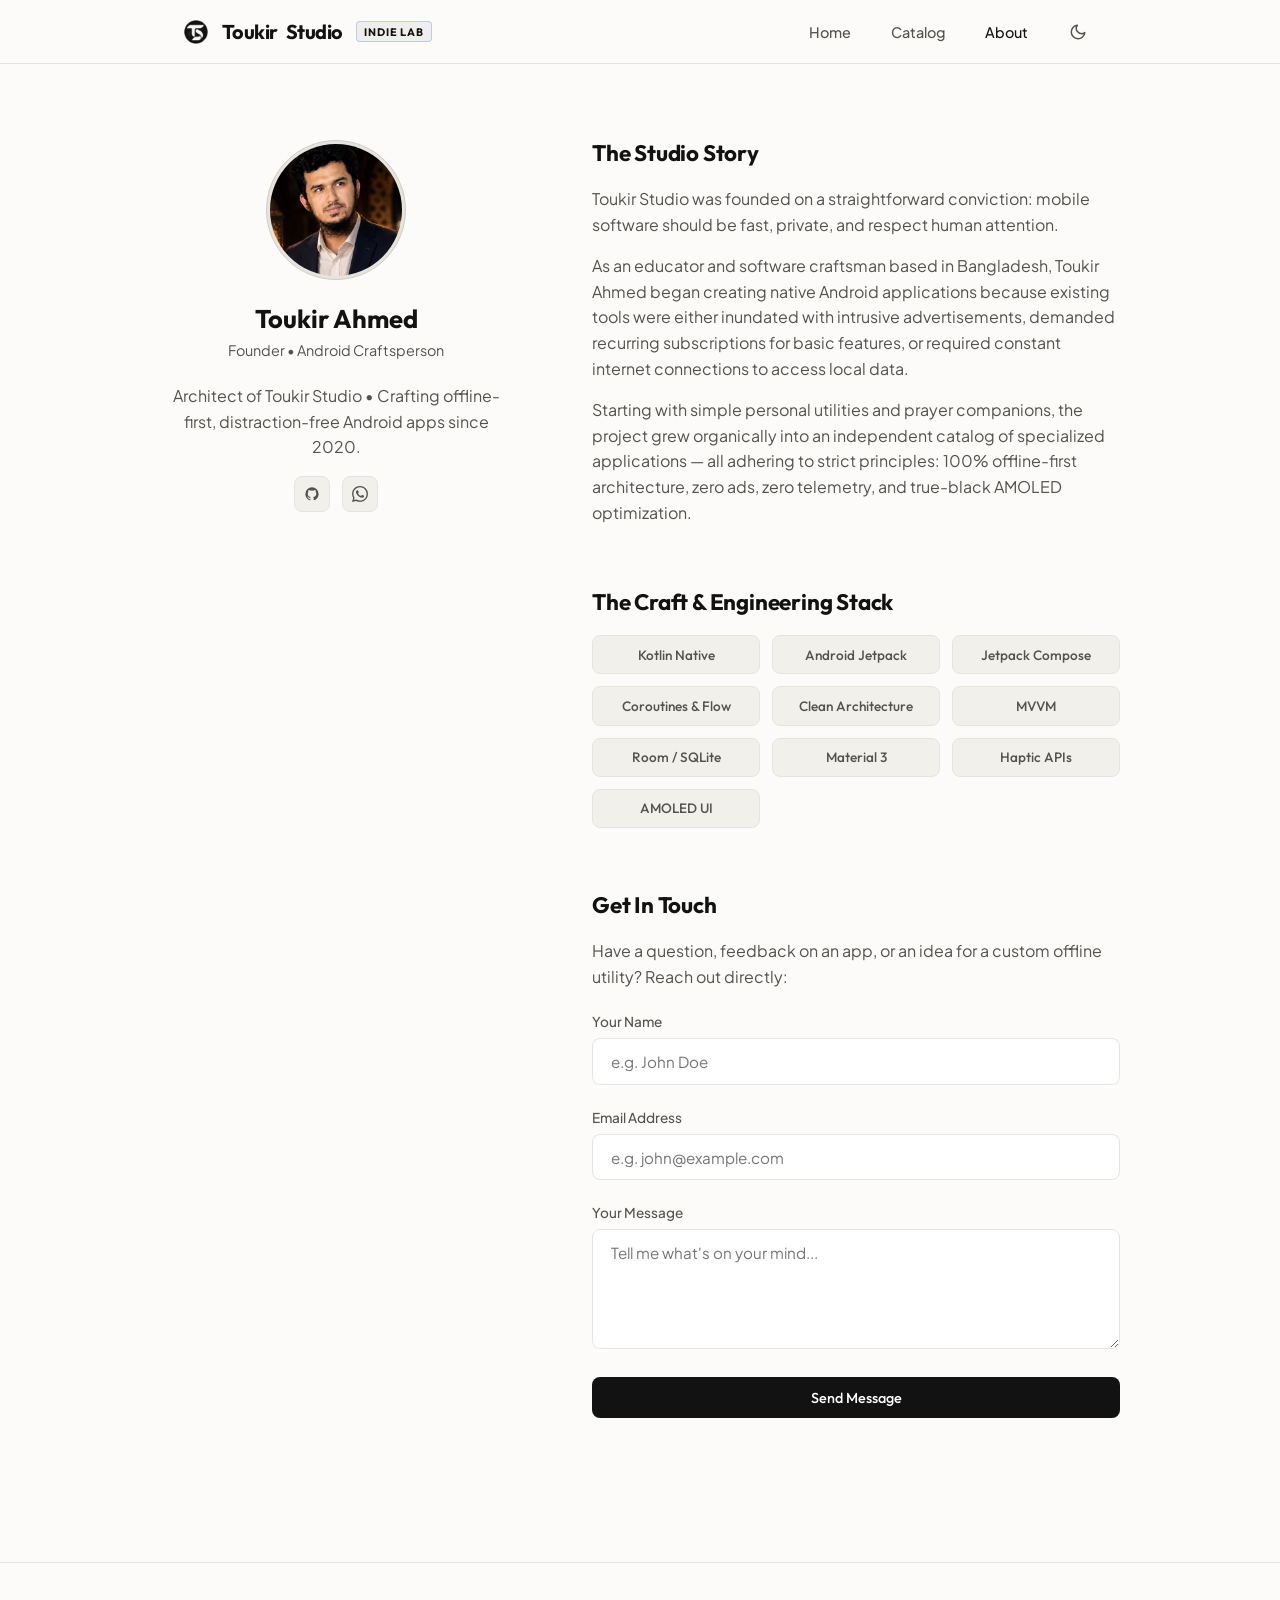
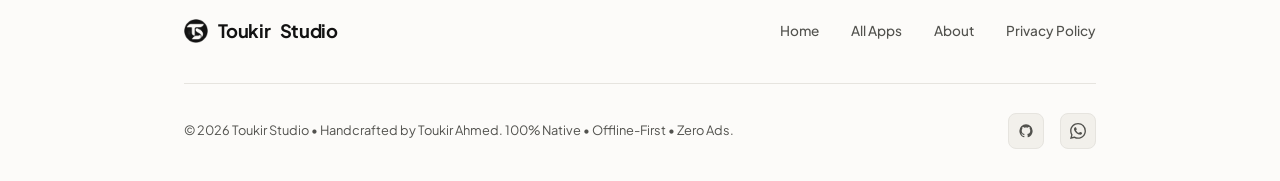
<file: about.html>
<!DOCTYPE html>
<html lang="en">
<head>
  <meta charset="UTF-8">
  <meta name="viewport" content="width=device-width, initial-scale=1.0">
  <title>About — Toukir Studio</title>
  <meta name="description" content="Learn about Toukir Studio and Toukir Ahmed — an independent Android software lab building distraction-free, 100% offline utilities.">

  <link rel="icon" type="image/png" id="favicon" href="assets/images/light_favicon.png">
  <link rel="canonical" href="https://toukir.pro.bd/about.html">

  <!-- OpenGraph Social Preview -->
  <meta property="og:type" content="profile">
  <meta property="og:site_name" content="Toukir Studio">
  <meta property="og:title" content="About Toukir Studio — Independent Android Lab">
  <meta property="og:description" content="Learn about Toukir Studio and Toukir Ahmed — an independent Android software lab building distraction-free, 100% offline utilities.">
  <meta property="og:url" content="https://toukir.pro.bd/about.html">
  <meta property="og:image" content="https://toukir.pro.bd/assets/images/profile.png">

  <!-- Twitter Card -->
  <meta name="twitter:card" content="summary">
  <meta name="twitter:title" content="About Toukir Studio — Independent Android Lab">
  <meta name="twitter:description" content="Learn about Toukir Studio and Toukir Ahmed — an independent Android software lab building distraction-free, 100% offline utilities.">
  <meta name="twitter:image" content="https://toukir.pro.bd/assets/images/profile.png">

  <!-- Google Fonts Preconnect & Stylesheet -->
  <link rel="preconnect" href="https://fonts.googleapis.com">
  <link rel="preconnect" href="https://fonts.gstatic.com" crossorigin>
  <link rel="stylesheet" href="https://fonts.googleapis.com/css2?family=Plus+Jakarta+Sans:wght@300;400;500;600;700&family=Outfit:wght@400;500;600;700;800&display=swap">

  <!-- CSS Stylesheets (Route-Based Architecture) -->
  <link rel="stylesheet" href="assets/css/core.css?v=20260910_01">
  <link rel="stylesheet" href="assets/css/pages/about.css?v=20260910_01">

  <!-- Zero-FOUC Theme Initialization -->
  <script>
    (function(){
      var t=localStorage.getItem("theme")||(window.matchMedia("(prefers-color-scheme: dark)").matches?"dark":"light");
      if(t==="dark")document.documentElement.setAttribute("data-theme","dark");
    })();
  </script>
</head>
<body>

  <!-- Navigation Header -->
  <header class="navbar">
    <div class="container">
      <a href="./" class="nav-brand">
        <img src="assets/images/light_logo.webp" alt="Toukir Studio Logo" class="nav-logo" id="nav-logo" width="28" height="28">
        <span>Toukir</span> Studio
        <span class="studio-pill">Indie Lab</span>
      </a>
      <div class="nav-right">
        <nav class="nav-menu" id="nav-menu">
          <a href="./" class="nav-link">Home</a>
          <a href="projects.html" class="nav-link">Catalog</a>
          <a href="about.html" class="nav-link active">About</a>
        </nav>
        <button class="theme-toggle-btn" id="theme-toggle" aria-label="Toggle Dark Mode">
          <svg class="moon-icon" viewBox="0 0 24 24" fill="none" stroke="currentColor" stroke-width="2" stroke-linecap="round" stroke-linejoin="round"><path d="M21 12.79A9 9 0 1 1 11.21 3 7 7 0 0 0 21 12.79z"></path></svg>
          <svg class="sun-icon" viewBox="0 0 24 24" fill="none" stroke="currentColor" stroke-width="2" stroke-linecap="round" stroke-linejoin="round"><circle cx="12" cy="12" r="5"></circle><line x1="12" y1="1" x2="12" y2="3"></line><line x1="12" y1="21" x2="12" y2="23"></line><line x1="4.22" y1="4.22" x2="5.64" y2="5.64"></line><line x1="18.36" y1="18.36" x2="19.78" y2="19.78"></line><line x1="1" y1="12" x2="3" y2="12"></line><line x1="21" y1="12" x2="23" y2="12"></line><line x1="4.22" y1="19.78" x2="5.64" y2="18.36"></line><line x1="18.36" y1="5.64" x2="19.78" y2="4.22"></line></svg>
        </button>
        <button class="hamburger" aria-label="Toggle Navigation Menu">
          <span></span>
          <span></span>
          <span></span>
        </button>
      </div>
    </div>
  </header>

  <!-- About Layout Container -->
  <main class="container about-hero">
    <div class="about-layout">
      <!-- Profile sticky column -->
      <aside class="about-profile reveal">
        <div class="profile-avatar-container">
          <img src="assets/images/profile.webp" alt="Toukir Ahmed" class="profile-avatar" width="140" height="140" decoding="async" onerror="this.src='assets/images/profile.png'">
        </div>
        <h2>Toukir Ahmed</h2>
        <div class="dev-tag">Founder &bull; Android Craftsperson</div>
        <p>Architect of Toukir Studio &bull; Crafting offline-first, distraction-free Android apps since 2020.</p>

        <div class="social-links">
          <a href="https://github.com/toukirmunna" target="_blank" rel="noopener noreferrer" class="social-icon" aria-label="GitHub">
            <svg viewBox="0 0 24 24"><path d="M12 2A10 10 0 0 0 2 12c0 4.42 2.87 8.17 6.84 9.5.5.08.66-.23.66-.5v-1.69c-2.77.6-3.36-1.34-3.36-1.34-.46-1.16-1.11-1.47-1.11-1.47-.9-.62.07-.6.07-.6 1 .07 1.53 1.03 1.53 1.03.9 1.52 2.34 1.07 2.91.83.09-.65.35-1.09.63-1.34-2.22-.25-4.55-1.11-4.55-4.92 0-1.11.38-2 1.03-2.71-.1-.25-.45-1.29.1-2.64 0 0 .84-.27 2.75 1.02.79-.22 1.65-.33 2.5-.33.85 0 1.71.11 2.5.33 1.91-1.29 2.75-1.02 2.75-1.02.55 1.35.2 2.39.1 2.64.65.71 1.03 1.6 1.03 2.71 0 3.82-2.34 4.66-4.57 4.91.36.31.69.92.69 1.85V21c0 .27.16.59.67.5C19.14 20.16 22 16.42 22 12A10 10 0 0 0 12 2z"/></svg>
          </a>
          <a href="https://wa.me/8801726538440" target="_blank" rel="noopener noreferrer" class="social-icon" aria-label="WhatsApp">
            <svg viewBox="0 0 24 24"><path d="M17.472 14.382c-.297-.149-1.758-.867-2.03-.967-.273-.099-.471-.148-.67.15-.197.297-.767.966-.94 1.164-.173.199-.347.223-.644.075-.297-.15-1.255-.463-2.39-1.475-.883-.788-1.48-1.761-1.653-2.059-.173-.297-.018-.458.13-.606.134-.133.298-.347.446-.52.149-.174.198-.298.298-.497.099-.198.05-.371-.025-.52-.075-.149-.669-1.612-.916-2.207-.242-.579-.487-.5-.669-.51-.173-.008-.371-.01-.57-.01-.198 0-.52.074-.792.372-.272.297-1.04 1.016-1.04 2.479 0 1.462 1.065 2.875 1.213 3.074.149.198 2.096 3.2 5.077 4.487.709.306 1.262.489 1.694.625.712.227 1.36.195 1.871.118.571-.085 1.758-.719 2.006-1.413.248-.694.248-1.289.173-1.413-.074-.124-.272-.198-.57-.347m-5.421 7.403h-.004a9.87 9.87 0 01-5.031-1.378l-.361-.214-3.741.982.998-3.648-.235-.374a9.86 9.86 0 01-1.51-5.26c.001-5.45 4.436-9.884 9.888-9.884 2.64 0 5.122 1.03 6.988 2.898a9.825 9.825 0 012.893 6.994c-.003 5.45-4.437 9.884-9.885 9.884m8.413-18.297A11.815 11.815 0 0012.05 0C5.495 0 .16 5.335.157 11.892c0 2.096.547 4.142 1.588 5.945L.057 24l6.305-1.654a11.882 11.882 0 005.683 1.448h.005c6.554 0 11.890-5.335 11.893-11.893a11.821 11.821 0 00-3.48-8.413z"/></svg>
          </a>
        </div>
      </aside>

      <!-- Biography & Contact Column -->
      <div class="about-content">
        <section class="reveal">
          <h3>The Studio Story</h3>
          <p>Toukir Studio was founded on a straightforward conviction: mobile software should be fast, private, and respect human attention.</p>
          <p style="margin-top: 1rem;">As an educator and software craftsman based in Bangladesh, Toukir Ahmed began creating native Android applications because existing tools were either inundated with intrusive advertisements, demanded recurring subscriptions for basic features, or required constant internet connections to access local data.</p>
          <p style="margin-top: 1rem;">Starting with simple personal utilities and prayer companions, the project grew organically into an independent catalog of specialized applications &mdash; all adhering to strict principles: 100% offline-first architecture, zero ads, zero telemetry, and true-black AMOLED optimization.</p>
        </section>

        <section class="reveal">
          <h3>The Craft &amp; Engineering Stack</h3>
          <div class="skills-grid">
            <span class="skill-tag">Kotlin Native</span>
            <span class="skill-tag">Android Jetpack</span>
            <span class="skill-tag">Jetpack Compose</span>
            <span class="skill-tag">Coroutines &amp; Flow</span>
            <span class="skill-tag">Clean Architecture</span>
            <span class="skill-tag">MVVM</span>
            <span class="skill-tag">Room / SQLite</span>
            <span class="skill-tag">Material 3</span>
            <span class="skill-tag">Haptic APIs</span>
            <span class="skill-tag">AMOLED UI</span>
          </div>
        </section>

        <!-- Contact Form -->
        <section class="reveal">
          <h3>Get In Touch</h3>
          <p>Have a question, feedback on an app, or an idea for a custom offline utility? Reach out directly:</p>

          <div class="contact-form-container">
            <form action="#" method="POST" onsubmit="event.preventDefault(); this.querySelector('.form-submit-btn').textContent = '✓ Message sent!'; this.querySelector('.form-submit-btn').disabled = true;">
              <div class="form-group">
                <label for="name" class="form-label">Your Name</label>
                <input type="text" id="name" name="name" class="form-input" placeholder="e.g. John Doe" required>
              </div>
              <div class="form-group">
                <label for="email" class="form-label">Email Address</label>
                <input type="email" id="email" name="email" class="form-input" placeholder="e.g. john@example.com" required>
              </div>
              <div class="form-group">
                <label for="message" class="form-label">Your Message</label>
                <textarea id="message" name="message" class="form-input" placeholder="Tell me what's on your mind..." required></textarea>
              </div>
              <button type="submit" class="btn btn-primary form-submit-btn" id="contact-submit-btn">Send Message</button>
            </form>
          </div>
        </section>
      </div>
    </div>
  </main>

  <!-- Footer -->
  <footer class="footer">
    <div class="container">
      <div class="footer-layout">
        <a href="./" class="footer-brand">
          <img src="assets/images/light_logo.webp" alt="Toukir Studio Logo" class="footer-logo" width="28" height="28" loading="lazy" decoding="async">
          <span>Toukir</span> Studio
        </a>
        <div class="footer-links">
          <a href="./" class="footer-link">Home</a>
          <a href="projects.html" class="footer-link">All Apps</a>
          <a href="about.html" class="footer-link">About</a>
          <a href="privacy.html" class="footer-link">Privacy Policy</a>
        </div>
      </div>

      <div class="footer-bottom">
        <p>&copy; 2026 Toukir Studio &bull; Handcrafted by Toukir Ahmed. 100% Native &bull; Offline-First &bull; Zero Ads.</p>
        <div class="footer-socials">
          <a href="https://github.com/toukirmunna" target="_blank" rel="noopener noreferrer" aria-label="GitHub" class="social-icon">
            <svg viewBox="0 0 24 24"><path d="M12 2A10 10 0 0 0 2 12c0 4.42 2.87 8.17 6.84 9.5.5.08.66-.23.66-.5v-1.69c-2.77.6-3.36-1.34-3.36-1.34-.46-1.16-1.11-1.47-1.11-1.47-.9-.62.07-.6.07-.6 1 .07 1.53 1.03 1.53 1.03.9 1.52 2.34 1.07 2.91.83.09-.65.35-1.09.63-1.34-2.22-.25-4.55-1.11-4.55-4.92 0-1.11.38-2 1.03-2.71-.1-.25-.45-1.29.1-2.64 0 0 .84-.27 2.75 1.02.79-.22 1.65-.33 2.5-.33.85 0 1.71.11 2.5.33 1.91-1.29 2.75-1.02 2.75-1.02.55 1.35.2 2.39.1 2.64.65.71 1.03 1.6 1.03 2.71 0 3.82-2.34 4.66-4.57 4.91.36.31.69.92.69 1.85V21c0 .27.16.59.67.5C19.14 20.16 22 16.42 22 12A10 10 0 0 0 12 2z"/></svg>
          </a>
          <a href="https://wa.me/8801726538440" target="_blank" rel="noopener noreferrer" aria-label="WhatsApp" class="social-icon">
            <svg viewBox="0 0 24 24"><path d="M17.472 14.382c-.297-.149-1.758-.867-2.03-.967-.273-.099-.471-.148-.67.15-.197.297-.767.966-.94 1.164-.173.199-.347.223-.644.075-.297-.15-1.255-.463-2.39-1.475-.883-.788-1.48-1.761-1.653-2.059-.173-.297-.018-.458.13-.606.134-.133.298-.347.446-.52.149-.174.198-.298.298-.497.099-.198.05-.371-.025-.52-.075-.149-.669-1.612-.916-2.207-.242-.579-.487-.5-.669-.51-.173-.008-.371-.01-.57-.01-.198 0-.52.074-.792.372-.272.297-1.04 1.016-1.04 2.479 0 1.462 1.065 2.875 1.213 3.074.149.198 2.096 3.2 5.077 4.487.709.306 1.262.489 1.694.625.712.227 1.36.195 1.871.118.571-.085 1.758-.719 2.006-1.413.248-.694.248-1.289.173-1.413-.074-.124-.272-.198-.57-.347m-5.421 7.403h-.004a9.87 9.87 0 01-5.031-1.378l-.361-.214-3.741.982.998-3.648-.235-.374a9.86 9.86 0 01-1.51-5.26c.001-5.45 4.436-9.884 9.888-9.884 2.64 0 5.122 1.03 6.988 2.898a9.825 9.825 0 012.893 6.994c-.003 5.45-4.437 9.884-9.885 9.884m8.413-18.297A11.815 11.815 0 0012.05 0C5.495 0 .16 5.335.157 11.892c0 2.096.547 4.142 1.588 5.945L.057 24l6.305-1.654a11.882 11.882 0 005.683 1.448h.005c6.554 0 11.890-5.335 11.893-11.893a11.821 11.821 0 00-3.48-8.413z"/></svg>
          </a>
        </div>
      </div>
    </div>
  </footer>

  <!-- Scripts -->
  <script type="module" src="assets/js/main.js?v=20260909_411"></script>
</body>
</html>
</file>
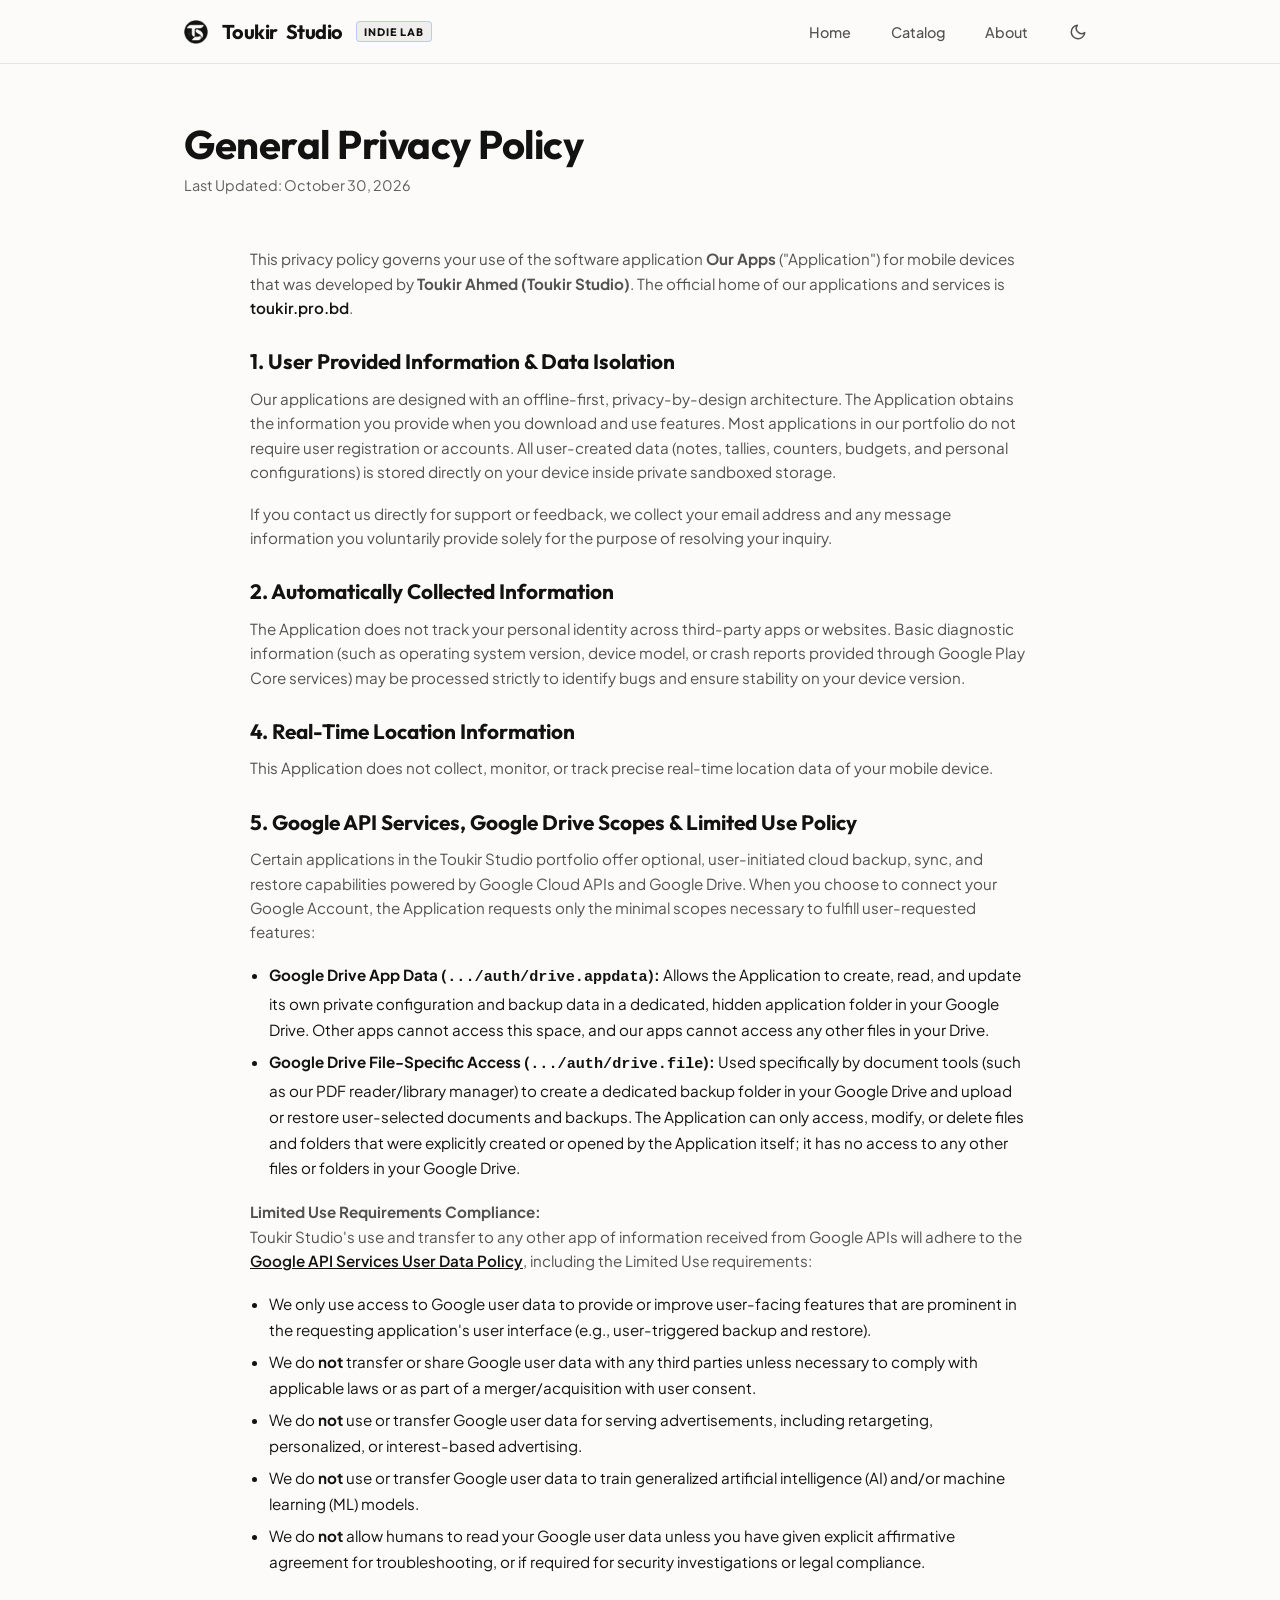
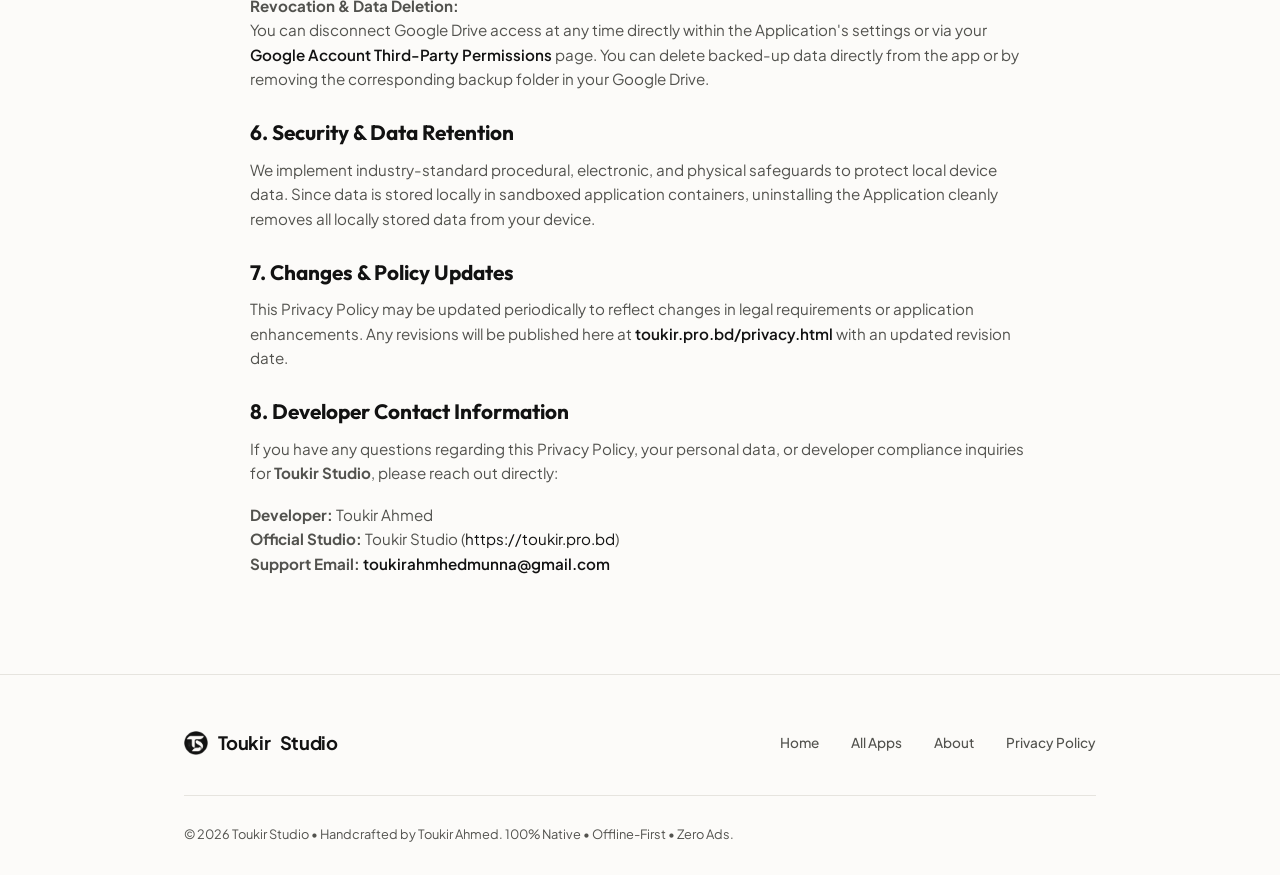
<file: privacy.html>
<!DOCTYPE html>
<html lang="en">
<head>
  <meta charset="UTF-8">
  <meta name="viewport" content="width=device-width, initial-scale=1.0">
  <title>Privacy Policy — Toukir Ahmed</title>
  <meta name="description" content="Privacy policy for Android applications built by Toukir Ahmed.">
  
  <link rel="icon" type="image/png" id="favicon" href="assets/images/light_favicon.png">
  <link rel="canonical" href="https://toukir.pro.bd/privacy.html">

  <!-- OpenGraph Social Preview -->
  <meta property="og:type" content="article">
  <meta property="og:site_name" content="Toukir Studio">
  <meta property="og:title" content="Privacy Policy — Toukir Studio">
  <meta property="og:description" content="Privacy policy for native Android applications developed by Toukir Ahmed (Toukir Studio). 100% offline-first and sandboxed data isolation.">
  <meta property="og:url" content="https://toukir.pro.bd/privacy.html">
  <meta property="og:image" content="https://toukir.pro.bd/assets/images/light_logo.png">

  <!-- Twitter Card -->
  <meta name="twitter:card" content="summary">
  <meta name="twitter:title" content="Privacy Policy — Toukir Studio">
  <meta name="twitter:description" content="Privacy policy for native Android applications developed by Toukir Ahmed (Toukir Studio). 100% offline-first and sandboxed data isolation.">
  <meta name="twitter:image" content="https://toukir.pro.bd/assets/images/light_logo.png">

  <!-- Google Fonts Preconnect & Stylesheet -->
  <link rel="preconnect" href="https://fonts.googleapis.com">
  <link rel="preconnect" href="https://fonts.gstatic.com" crossorigin>
  <link rel="stylesheet" href="https://fonts.googleapis.com/css2?family=Plus+Jakarta+Sans:wght@300;400;500;600;700&family=Outfit:wght@400;500;600;700;800&display=swap">

  <!-- CSS Stylesheets (Route-Based Architecture) -->
  <link rel="stylesheet" href="assets/css/core.css?v=20260910_01">
  <link rel="stylesheet" href="assets/css/pages/privacy.css?v=20260910_01">

  <!-- Zero-FOUC Theme Initialization -->
  <script>
    (function(){
      var t=localStorage.getItem("theme")||(window.matchMedia("(prefers-color-scheme: dark)").matches?"dark":"light");
      if(t==="dark")document.documentElement.setAttribute("data-theme","dark");
    })();
  </script>
</head>
<body>
  
  <!-- Navigation Header -->
  <header class="navbar">
    <div class="container">
      <a href="./" class="nav-brand">
        <img src="assets/images/light_logo.webp" alt="Toukir Studio Logo" class="nav-logo" id="nav-logo" width="28" height="28">
        <span>Toukir</span> Studio
        <span class="studio-pill">Indie Lab</span>
      </a>
      <div class="nav-right">
        <nav class="nav-menu" id="nav-menu">
          <a href="./" class="nav-link">Home</a>
          <a href="projects.html" class="nav-link">Catalog</a>
          <a href="about.html" class="nav-link">About</a>
        </nav>
        <button class="theme-toggle-btn" id="theme-toggle" aria-label="Toggle Dark Mode">
          <svg class="moon-icon" viewBox="0 0 24 24" fill="none" stroke="currentColor" stroke-width="2" stroke-linecap="round" stroke-linejoin="round"><path d="M21 12.79A9 9 0 1 1 11.21 3 7 7 0 0 0 21 12.79z"></path></svg>
          <svg class="sun-icon" viewBox="0 0 24 24" fill="none" stroke="currentColor" stroke-width="2" stroke-linecap="round" stroke-linejoin="round"><circle cx="12" cy="12" r="5"></circle><line x1="12" y1="1" x2="12" y2="3"></line><line x1="12" y1="21" x2="12" y2="23"></line><line x1="4.22" y1="4.22" x2="5.64" y2="5.64"></line><line x1="18.36" y1="18.36" x2="19.78" y2="19.78"></line><line x1="1" y1="12" x2="3" y2="12"></line><line x1="21" y1="12" x2="23" y2="12"></line><line x1="4.22" y1="19.78" x2="5.64" y2="18.36"></line><line x1="18.36" y1="5.64" x2="19.78" y2="4.22"></line></svg>
        </button>
        <button class="hamburger" aria-label="Toggle Navigation Menu">
          <span></span>
          <span></span>
          <span></span>
        </button>
      </div>
    </div>
  </header>

  <!-- Privacy Policy Content -->
  <main class="privacy-hero">
    <div class="container">
      <h1 id="privacy-app-title">Privacy Policy</h1>
      <p style="font-size:0.9rem;color:var(--text-muted)">Last Updated: <span id="privacy-updated-date">October 30, 2026</span></p>
    </div>
  </main>

  <section class="privacy-body">
    <div class="container">
      <div class="glass-card privacy-content-card" id="privacy-content">
        <div class="privacy-markdown reveal active">
          <p>This privacy policy governs your use of the software applications ("Application") for mobile devices developed by <strong>Toukir Ahmed (Toukir Studio)</strong>. The official home of our applications and services is <a href="https://toukir.pro.bd/" style="color:var(--accent-primary);font-weight:600;">toukir.pro.bd</a>.</p>
          
          <h2>1. User Provided Information & Data Isolation</h2>
          <p>Our applications are designed with an offline-first, privacy-by-design architecture. The Application obtains the information you provide when you download and use features. Most applications in our portfolio do not require user registration or accounts. All user-created data (notes, tallies, counters, budgets, and personal configurations) is stored directly on your device inside private sandboxed storage.</p>
          <p>If you contact us directly for support or feedback, we collect your email address and any message information you voluntarily provide solely for the purpose of resolving your inquiry.</p>
          
          <h2>2. Automatically Collected Information</h2>
          <p>The Application does not track your personal identity across third-party apps or websites. Basic diagnostic information (such as operating system version, device model, or crash reports provided through Google Play Core services) may be processed strictly to identify bugs and ensure stability on your device version.</p>
          
          <h2>3. System Permissions</h2>
          <p>Applications in the Toukir Studio portfolio request only minimal, necessary system permissions to execute their core offline or utility functions:</p>
          <ul>
            <li><strong>Local Storage Read/Write:</strong> Required to save user preferences, local databases, and cached configurations locally on device without external transmission.</li>
            <li><strong>Network State & Access:</strong> Used exclusively to check internet availability for opt-in sync or web-based companion features.</li>
            <li><strong>Notifications:</strong> Opt-in only, used strictly for user-scheduled alarms, countdowns, or daily habit reminders.</li>
          </ul>

          <h2>4. Real-Time Location Information</h2>
          <p>This Application does not collect, monitor, or track precise real-time location data of your mobile device.</p>

          <h2>5. Google API Services, Google Drive Scopes & Limited Use Policy</h2>
          <p>Certain applications in the Toukir Studio portfolio offer optional, user-initiated cloud backup, sync, and restore capabilities powered by Google Cloud APIs and Google Drive. When you choose to connect your Google Account, the Application requests only the minimal scopes necessary to fulfill user-requested features:</p>
          <ul>
            <li><strong>Google Drive App Data (<code>.../auth/drive.appdata</code>):</strong> Allows the Application to create, read, and update its own private configuration and backup data in a dedicated, hidden application folder in your Google Drive. Other apps cannot access this space, and our apps cannot access any other files in your Drive.</li>
            <li><strong>Google Drive File-Specific Access (<code>.../auth/drive.file</code>):</strong> Used specifically by document tools (such as our PDF reader/library manager) to create a dedicated backup folder in your Google Drive and upload or restore user-selected documents and backups. The Application can only access, modify, or delete files and folders that were explicitly created or opened by the Application itself; it has no access to any other files or folders in your Google Drive.</li>
          </ul>
          <p><strong>Limited Use Requirements Compliance:</strong><br>
          Toukir Studio's use and transfer to any other app of information received from Google APIs will adhere to the <a href="https://developers.google.com/terms/api-services-user-data-policy" target="_blank" rel="noopener noreferrer" style="color:var(--accent-primary);font-weight:600;text-decoration:underline;">Google API Services User Data Policy</a>, including the Limited Use requirements:</p>
          <ul>
            <li>We only use access to Google user data to provide or improve user-facing features that are prominent in the requesting application's user interface (e.g., user-triggered backup and restore).</li>
            <li>We do <strong>not</strong> transfer or share Google user data with any third parties unless necessary to comply with applicable laws or as part of a merger/acquisition with user consent.</li>
            <li>We do <strong>not</strong> use or transfer Google user data for serving advertisements, including retargeting, personalized, or interest-based advertising.</li>
            <li>We do <strong>not</strong> use or transfer Google user data to train generalized artificial intelligence (AI) and/or machine learning (ML) models.</li>
            <li>We do <strong>not</strong> allow humans to read your Google user data unless you have given explicit affirmative agreement for troubleshooting, or if required for security investigations or legal compliance.</li>
          </ul>
          <p><strong>Revocation & Data Deletion:</strong><br>
          You can disconnect Google Drive access at any time directly within the Application's settings or via your <a href="https://myaccount.google.com/permissions" target="_blank" rel="noopener noreferrer" style="color:var(--accent-primary);font-weight:600;">Google Account Third-Party Permissions</a> page. You can delete backed-up data directly from the app or by removing the corresponding backup folder in your Google Drive.</p>

          <h2>6. Security & Data Retention</h2>
          <p>We implement industry-standard procedural, electronic, and physical safeguards to protect local device data. Since data is stored locally in sandboxed application containers, uninstalling the Application cleanly removes all locally stored data from your device.</p>

          <h2>7. Changes & Policy Updates</h2>
          <p>This Privacy Policy may be updated periodically to reflect changes in legal requirements or application enhancements. Any revisions will be published here at <a href="https://toukir.pro.bd/privacy.html" style="color:var(--accent-primary);font-weight:600;">toukir.pro.bd/privacy.html</a> with an updated revision date.</p>

          <h2>8. Developer Contact Information</h2>
          <p>If you have any questions regarding this Privacy Policy, your personal data, or developer compliance inquiries for <strong>Toukir Studio</strong>, please reach out directly:</p>
          <p>
            <strong>Developer:</strong> Toukir Ahmed<br>
            <strong>Official Studio:</strong> Toukir Studio (<a href="https://toukir.pro.bd" style="color:var(--accent-primary);">https://toukir.pro.bd</a>)<br>
            <strong>Support Email:</strong> <a href="mailto:toukirahmhedmunna@gmail.com" style="font-weight:600;color:var(--accent-primary);">toukirahmhedmunna@gmail.com</a>
          </p>
        </div>
      </div>
    </div>
  </section>

  <!-- Footer -->
  <footer class="footer">
    <div class="container">
      <div class="footer-layout">
        <a href="./" class="footer-brand">
          <img src="assets/images/light_logo.webp" alt="Toukir Studio Logo" class="footer-logo" width="28" height="28" loading="lazy" decoding="async">
          <span>Toukir</span> Studio
        </a>
        <div class="footer-links">
          <a href="./" class="footer-link">Home</a>
          <a href="projects.html" class="footer-link">All Apps</a>
          <a href="about.html" class="footer-link">About</a>
          <a href="privacy.html" class="footer-link">Privacy Policy</a>
        </div>
      </div>
      
      <div class="footer-bottom">
        <p>&copy; 2026 Toukir Studio &bull; Handcrafted by Toukir Ahmed. 100% Native &bull; Offline-First &bull; Zero Ads.</p>
        <div class="footer-socials">
          <a href="https://github.com/toukirmunna" target="_blank" rel="noopener noreferrer" aria-label="GitHub" class="social-icon">
            <svg viewBox="0 0 24 24"><path d="M12 2A10 10 0 0 0 2 12c0 4.42 2.87 8.17 6.84 9.5.5.08.66-.23.66-.5v-1.69c-2.77.6-3.36-1.34-3.36-1.34-.46-1.16-1.11-1.47-1.11-1.47-.9-.62.07-.6.07-.6 1 .07 1.53 1.03 1.53 1.03.9 1.52 2.34 1.07 2.91.83.09-.65.35-1.09.63-1.34-2.22-.25-4.55-1.11-4.55-4.92 0-1.11.38-2 1.03-2.71-.1-.25-.45-1.29.1-2.64 0 0 .84-.27 2.75 1.02.79-.22 1.65-.33 2.5-.33.85 0 1.71.11 2.5.33 1.91-1.29 2.75-1.02 2.75-1.02.55 1.35.2 2.39.1 2.64.65.71 1.03 1.6 1.03 2.71 0 3.82-2.34 4.66-4.57 4.91.36.31.69.92.69 1.85V21c0 .27.16.59.67.5C19.14 20.16 22 16.42 22 12A10 10 0 0 0 12 2z"/></svg>
          </a>
          <a href="https://wa.me/8801726538440" target="_blank" rel="noopener noreferrer" aria-label="WhatsApp" class="social-icon">
            <svg viewBox="0 0 24 24"><path d="M17.472 14.382c-.297-.149-1.758-.867-2.03-.967-.273-.099-.471-.148-.67.15-.197.297-.767.966-.94 1.164-.173.199-.347.223-.644.075-.297-.15-1.255-.463-2.39-1.475-.883-.788-1.48-1.761-1.653-2.059-.173-.297-.018-.458.13-.606.134-.133.298-.347.446-.52.149-.174.198-.298.298-.497.099-.198.05-.371-.025-.52-.075-.149-.669-1.612-.916-2.207-.242-.579-.487-.5-.669-.51-.173-.008-.371-.01-.57-.01-.198 0-.52.074-.792.372-.272.297-1.04 1.016-1.04 2.479 0 1.462 1.065 2.875 1.213 3.074.149.198 2.096 3.2 5.077 4.487.709.306 1.262.489 1.694.625.712.227 1.36.195 1.871.118.571-.085 1.758-.719 2.006-1.413.248-.694.248-1.289.173-1.413-.074-.124-.272-.198-.57-.347m-5.421 7.403h-.004a9.87 9.87 0 01-5.031-1.378l-.361-.214-3.741.982.998-3.648-.235-.374a9.86 9.86 0 01-1.51-5.26c.001-5.45 4.436-9.884 9.888-9.884 2.64 0 5.122 1.03 6.988 2.898a9.825 9.825 0 012.893 6.994c-.003 5.45-4.437 9.884-9.885 9.884m8.413-18.297A11.815 11.815 0 0012.05 0C5.495 0 .16 5.335.157 11.892c0 2.096.547 4.142 1.588 5.945L.057 24l6.305-1.654a11.882 11.882 0 005.683 1.448h.005c6.554 0 11.890-5.335 11.893-11.893a11.821 11.821 0 00-3.48-8.413z"/></svg>
          </a>
        </div>
      </div>
    </div>
  </footer>

  <!-- Scripts -->
  <script src="assets/js/apps-data.js?v=20260909_411"></script>
  <script type="module" src="assets/js/main.js?v=20260909_411"></script>
  <script src="assets/js/privacy.js?v=20260909_411"></script>
</body>
</html>
</file>
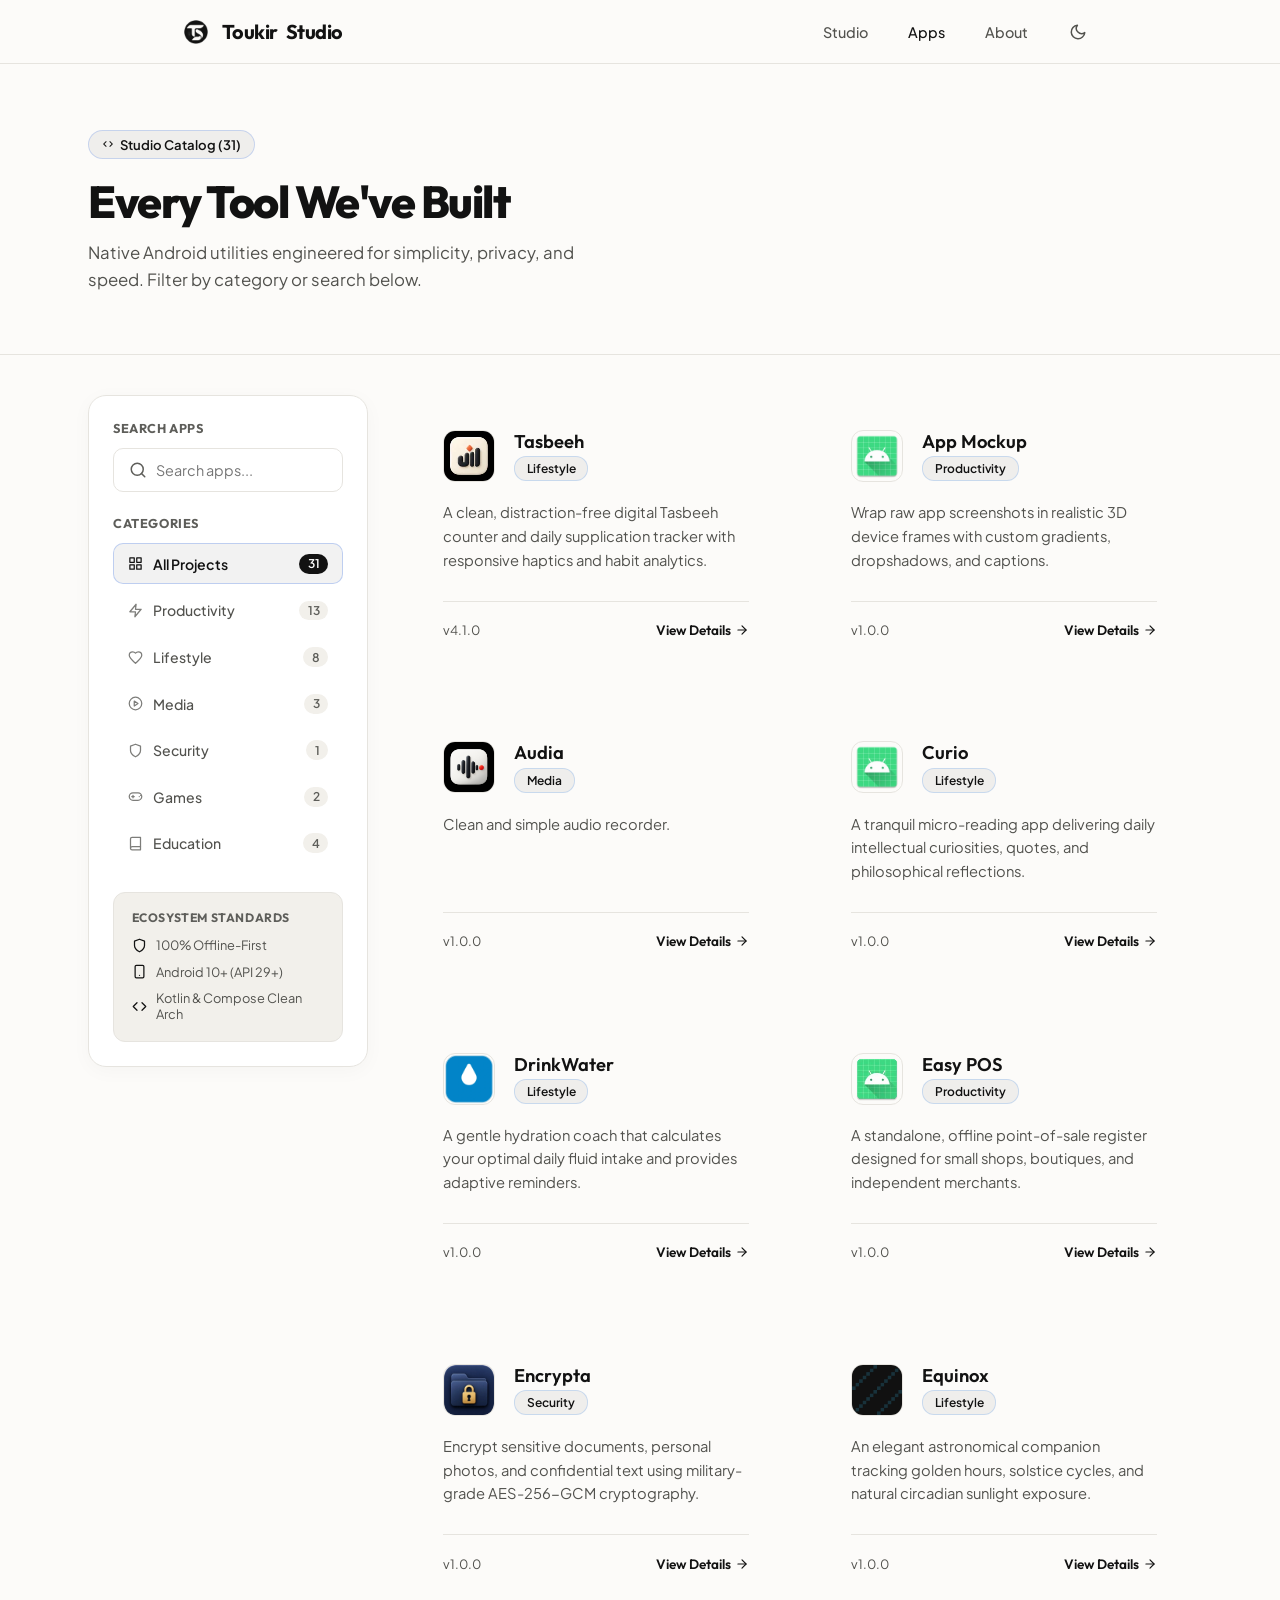
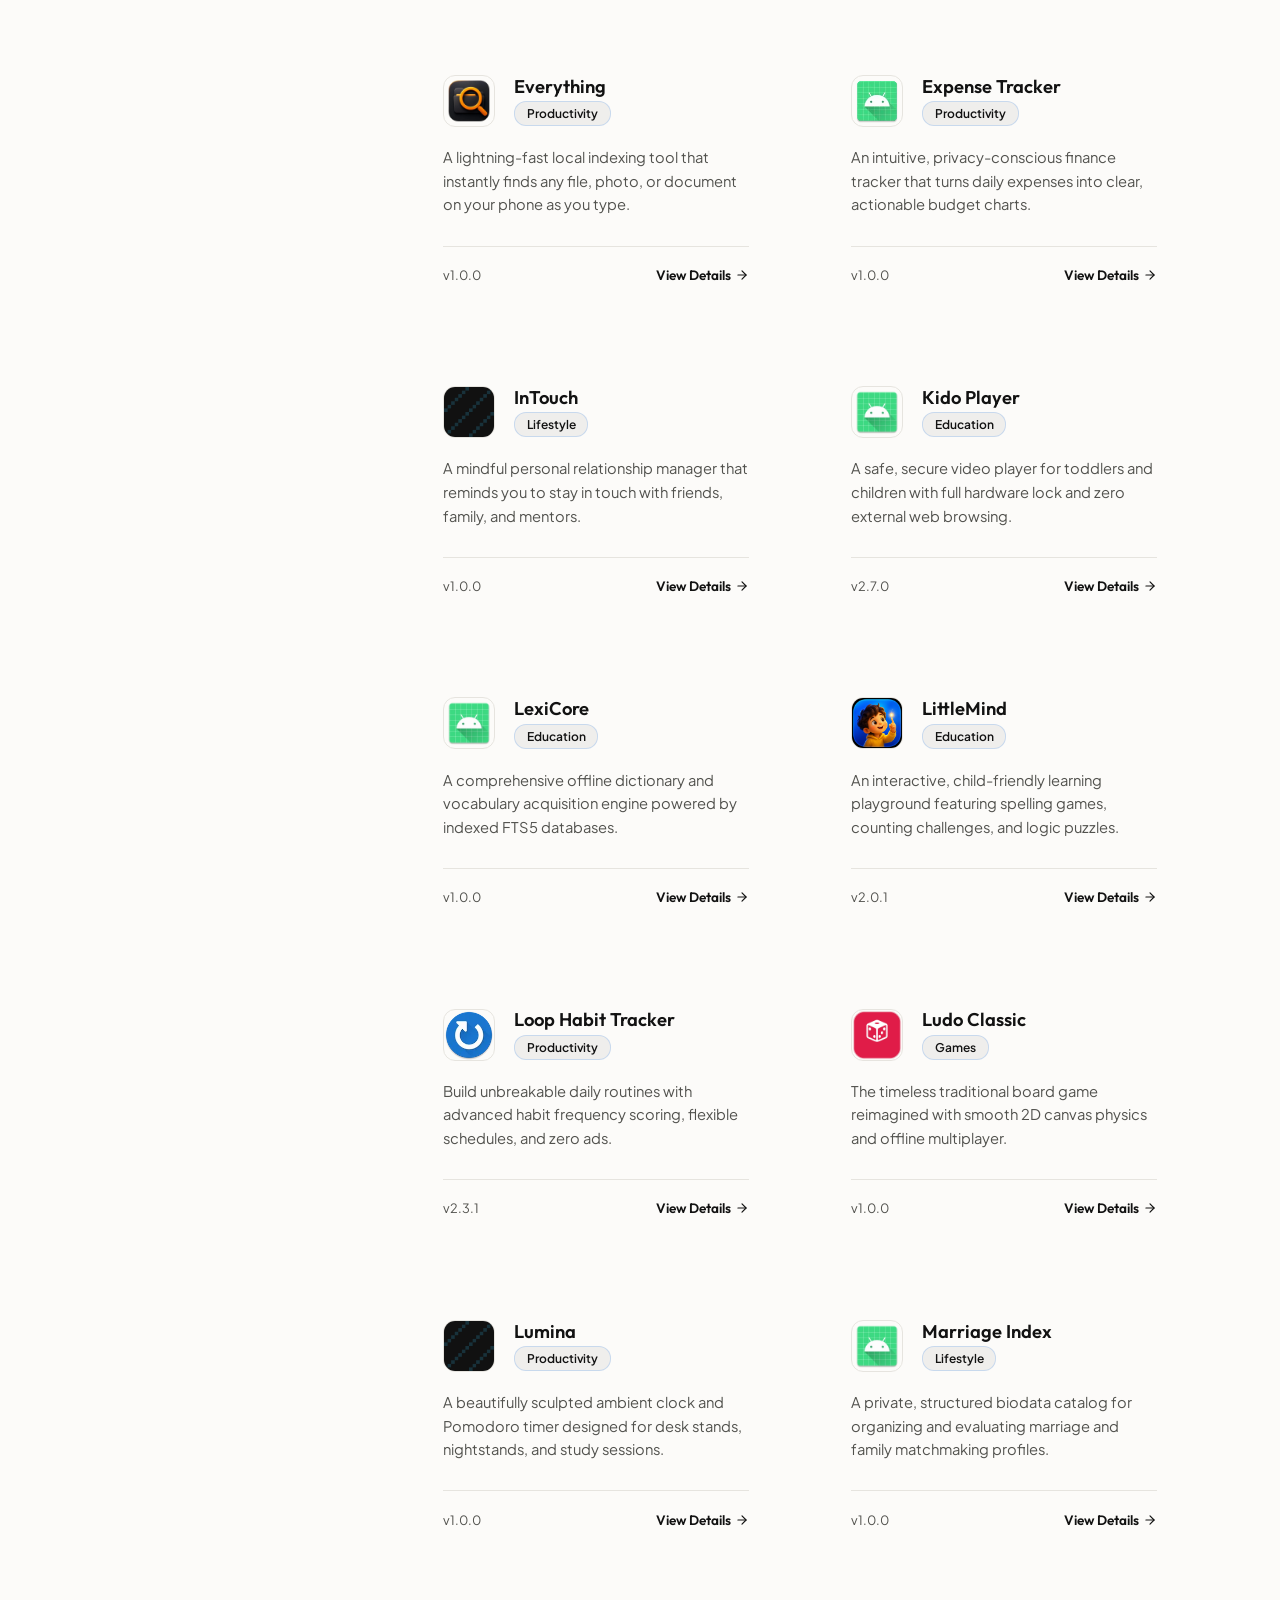
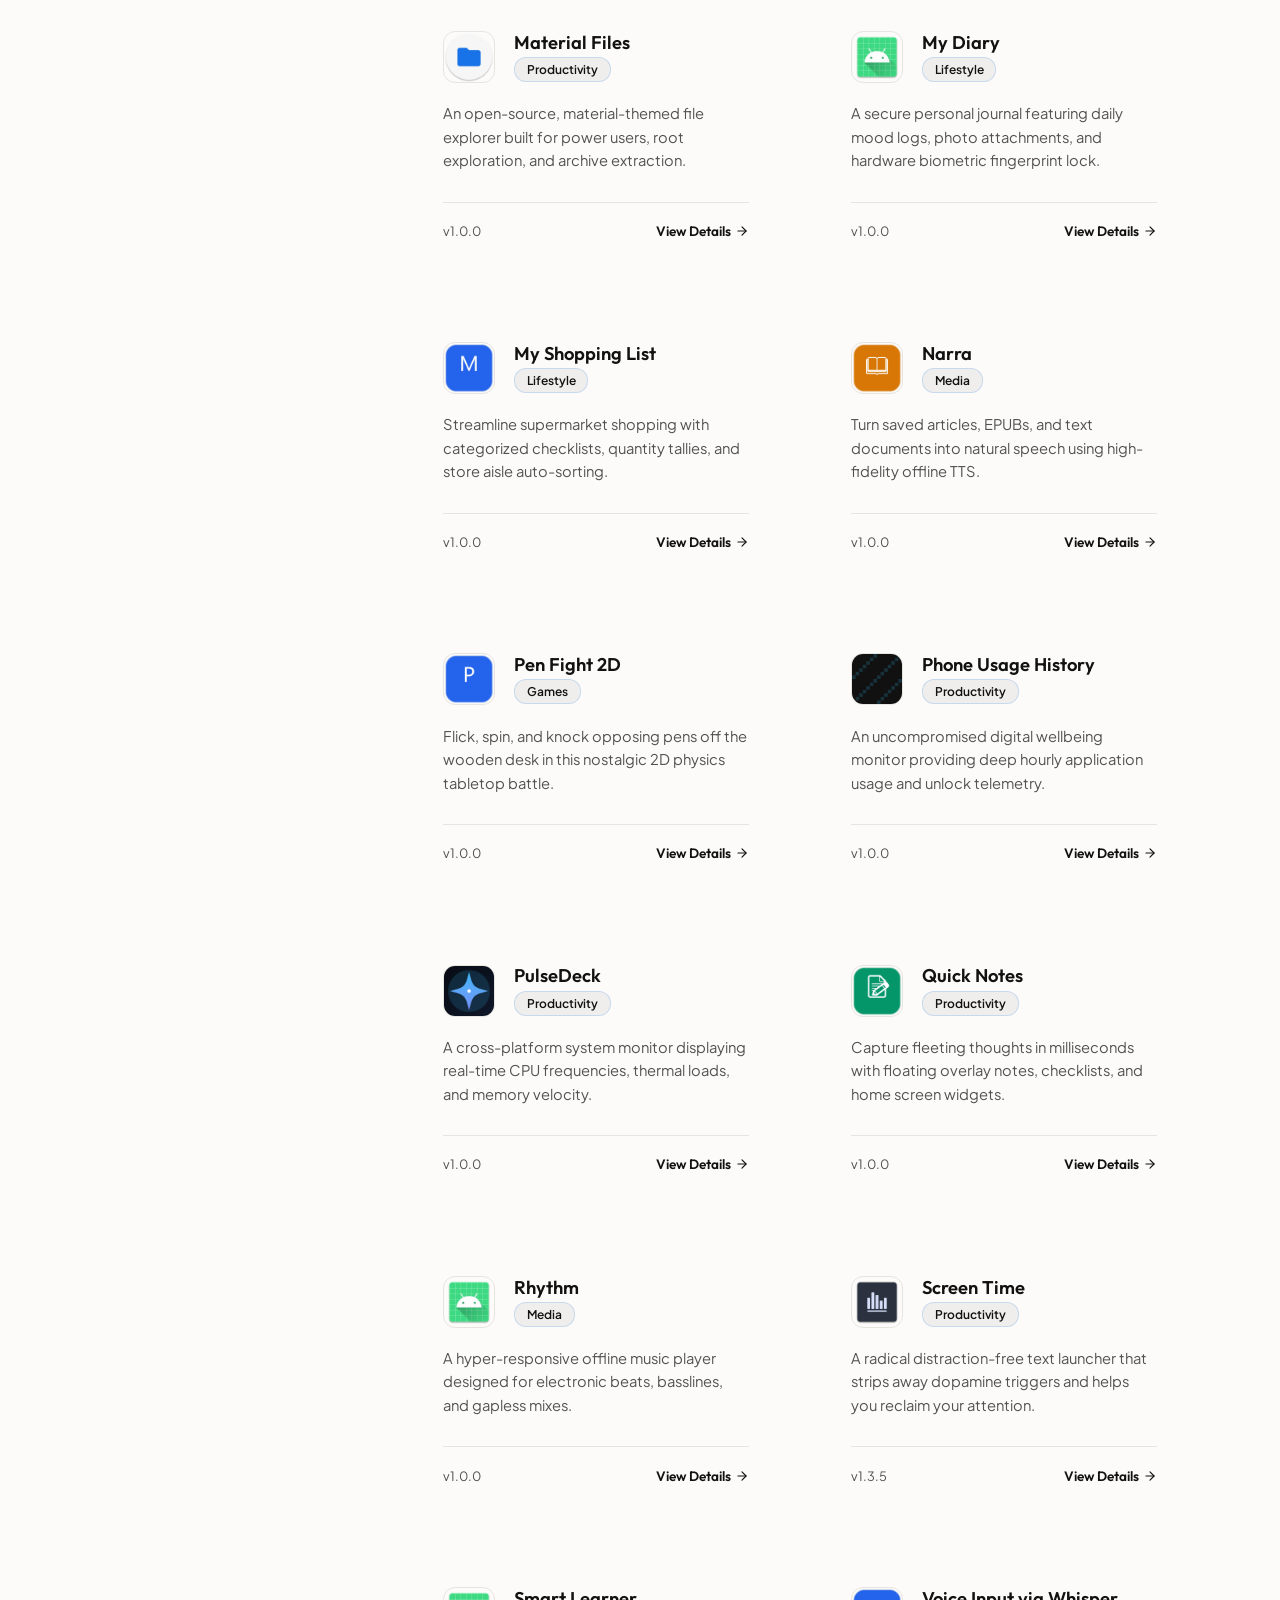
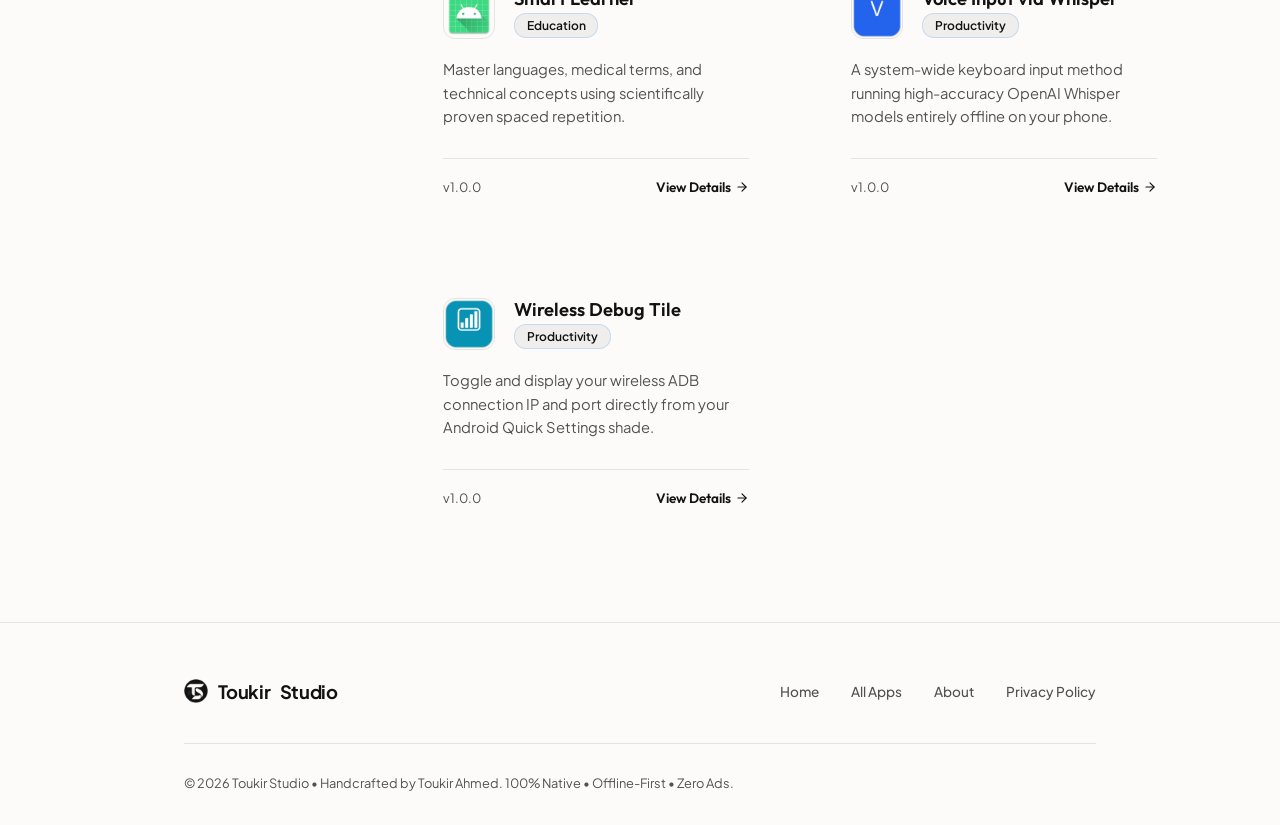
<file: projects.html>
<!DOCTYPE html>
<html lang="en">
<head>
  <meta charset="UTF-8">
  <meta name="viewport" content="width=device-width, initial-scale=1.0">
  <title>The Studio Catalog — Toukir Studio</title>
  <meta name="description" content="Explore the catalog of handcrafted native Android applications built by Toukir Studio. Clean architecture, 100% offline-first, zero ads.">

  <link rel="icon" type="image/png" id="favicon" href="assets/images/light_favicon.png">
  <link rel="canonical" href="https://toukir.pro.bd/projects.html">

  <!-- OpenGraph Social Preview -->
  <meta property="og:type" content="website">
  <meta property="og:site_name" content="Toukir Studio">
  <meta property="og:title" content="All Applications — Toukir Studio">
  <meta property="og:description" content="Explore native Android applications built by Toukir Studio. Clean architecture, 100% offline-first, zero ads.">
  <meta property="og:url" content="https://toukir.pro.bd/projects.html">
  <meta property="og:image" content="https://toukir.pro.bd/assets/images/light_logo.png">

  <!-- Twitter Card -->
  <meta name="twitter:card" content="summary_large_image">
  <meta name="twitter:title" content="All Applications — Toukir Studio">
  <meta name="twitter:description" content="Explore native Android applications built by Toukir Studio. Clean architecture, 100% offline-first, zero ads.">
  <meta name="twitter:image" content="https://toukir.pro.bd/assets/images/light_logo.png">

  <!-- Google Fonts Preconnect & Stylesheet -->
  <link rel="preconnect" href="https://fonts.googleapis.com">
  <link rel="preconnect" href="https://fonts.gstatic.com" crossorigin>
  <link rel="stylesheet" href="https://fonts.googleapis.com/css2?family=Plus+Jakarta+Sans:wght@300;400;500;600;700&family=Outfit:wght@400;500;600;700;800&display=swap">

  <!-- CSS Stylesheets (Route-Based Architecture) -->
  <link rel="stylesheet" href="assets/css/core.css?v=20260910_01">
  <link rel="stylesheet" href="assets/css/pages/catalog.css?v=20260910_01">

  <!-- Zero-FOUC Theme Initialization -->
  <script>
    (function(){
      var t=localStorage.getItem("theme")||(window.matchMedia("(prefers-color-scheme: dark)").matches?"dark":"light");
      if(t==="dark")document.documentElement.setAttribute("data-theme","dark");
    })();
  </script>
</head>
<body>

  <!-- Navigation Header -->
  <header class="navbar">
    <div class="container">
      <a href="./" class="nav-brand">
        <img src="assets/images/light_logo.webp" alt="Toukir Studio Logo" class="nav-logo" id="nav-logo" width="28" height="28">
        <span>Toukir</span> Studio
      </a>
      <div class="nav-right">
        <nav class="nav-menu" id="nav-menu">
          <a href="./" class="nav-link">Studio</a>
          <a href="projects.html" class="nav-link active">Apps</a>
          <a href="about.html" class="nav-link">About</a>
        </nav>
        <button class="theme-toggle-btn" id="theme-toggle" aria-label="Toggle Dark Mode">
          <svg class="moon-icon" viewBox="0 0 24 24" fill="none" stroke="currentColor" stroke-width="2" stroke-linecap="round" stroke-linejoin="round"><path d="M21 12.79A9 9 0 1 1 11.21 3 7 7 0 0 0 21 12.79z"></path></svg>
          <svg class="sun-icon" viewBox="0 0 24 24" fill="none" stroke="currentColor" stroke-width="2" stroke-linecap="round" stroke-linejoin="round"><circle cx="12" cy="12" r="5"></circle><line x1="12" y1="1" x2="12" y2="3"></line><line x1="12" y1="21" x2="12" y2="23"></line><line x1="4.22" y1="4.22" x2="5.64" y2="5.64"></line><line x1="18.36" y1="18.36" x2="19.78" y2="19.78"></line><line x1="1" y1="12" x2="3" y2="12"></line><line x1="21" y1="12" x2="23" y2="12"></line><line x1="4.22" y1="19.78" x2="5.64" y2="18.36"></line><line x1="18.36" y1="5.64" x2="19.78" y2="4.22"></line></svg>
        </button>
      </div>
    </div>
  </header>

  <!-- Projects Page Hero -->
  <section class="projects-page-hero">
    <div class="container reveal active">
      <div class="projects-count-badge">
        <svg viewBox="0 0 24 24" fill="currentColor" style="width:12px;height:12px"><path d="M9.4 16.6L4.8 12l4.6-4.6L8 6l-6 6 6 6 1.4-1.4zm5.2 0l4.6-4.6-4.6-4.6L16 6l6 6-6 6-1.4-1.4z"/></svg>
        Studio Catalog
      </div>
      <h1>Every Tool We've Built</h1>
      <p>Native Android utilities engineered for simplicity, privacy, and speed. Filter by category or search below.</p>
    </div>
  </section>

  <!-- Projects Catalog (Sidebar Filters + Main Grid) -->
  <section class="projects-catalog-section">
    <div class="container">
      <div class="projects-catalog-layout">

        <!-- Sticky Sidebar Filter & Search -->
        <aside class="projects-sidebar" aria-label="Project search and filters">
          <!-- Live Search Input Widget -->
          <div class="sidebar-widget">
            <label for="projects-search-input" class="sidebar-heading">Search Apps</label>
            <div class="search-bar-wrapper">
              <span class="search-input-icon">
                <svg viewBox="0 0 24 24" fill="none" stroke="currentColor" stroke-width="2" stroke-linecap="round" stroke-linejoin="round" style="width:18px;height:18px;">
                  <circle cx="11" cy="11" r="8"></circle>
                  <line x1="21" y1="21" x2="16.65" y2="16.65"></line>
                </svg>
              </span>
              <input type="text" id="projects-search-input" class="search-input" placeholder="Search apps..." autocomplete="off" aria-label="Search apps">
              <button type="button" id="projects-search-clear" class="search-clear-btn" aria-label="Clear search">
                <svg viewBox="0 0 24 24" fill="none" stroke="currentColor" stroke-width="2" stroke-linecap="round" stroke-linejoin="round" style="width:16px;height:16px;">
                  <line x1="18" y1="6" x2="6" y2="18"></line>
                  <line x1="6" y1="6" x2="18" y2="18"></line>
                </svg>
              </button>
            </div>
          </div>

          <!-- Category Filter Widget -->
          <div class="sidebar-widget">
            <div class="sidebar-widget-header">
              <h3 class="sidebar-heading">Categories</h3>
              <button type="button" class="sidebar-reset-btn" id="sidebar-reset-filters" style="display: none;">Reset</button>
            </div>
            <div class="filter-chips" id="category-filter-chips" role="tablist" aria-label="Filter apps by category">
              <!-- Populated dynamically by main.js with accurate counts -->
            </div>
          </div>

          <!-- Architecture & Stack Info Card -->
          <div class="sidebar-info-card">
            <div class="sidebar-info-title">Ecosystem Standards</div>
            <ul class="sidebar-info-list">
              <li>
                <svg viewBox="0 0 24 24" fill="none" stroke="currentColor" stroke-width="2" stroke-linecap="round" stroke-linejoin="round"><path d="M12 22s8-4 8-10V5l-8-3-8 3v7c0 6 8 10 8 10z"/></svg>
                <span>100% Offline-First</span>
              </li>
              <li>
                <svg viewBox="0 0 24 24" fill="none" stroke="currentColor" stroke-width="2" stroke-linecap="round" stroke-linejoin="round"><rect x="5" y="2" width="14" height="20" rx="2" ry="2"/><line x1="12" y1="18" x2="12.01" y2="18"/></svg>
                <span>Android 10+ (API 29+)</span>
              </li>
              <li>
                <svg viewBox="0 0 24 24" fill="none" stroke="currentColor" stroke-width="2" stroke-linecap="round" stroke-linejoin="round"><polyline points="16 18 22 12 16 6"/><polyline points="8 6 2 12 8 18"/></svg>
                <span>Kotlin & Compose Clean Arch</span>
              </li>
            </ul>
          </div>
        </aside>

        <!-- Main Apps Grid -->
        <main class="projects-main-content">
          <!-- data-mode="all" renders every app in appsData -->
          <div class="apps-grid" data-mode="all">
            <div class="loading-placeholder">
              <p>Loading projects...</p>
            </div>
          </div>
        </main>

      </div>
    </div>
  </section>

  <!-- Footer -->
  <footer class="footer">
    <div class="container">
      <div class="footer-layout">
        <a href="./" class="footer-brand">
          <img src="assets/images/light_logo.webp" alt="Toukir Studio Logo" class="footer-logo" width="28" height="28" loading="lazy" decoding="async">
          <span>Toukir</span> Studio
        </a>
        <div class="footer-links">
          <a href="./" class="footer-link">Home</a>
          <a href="projects.html" class="footer-link">All Apps</a>
          <a href="about.html" class="footer-link">About</a>
          <a href="privacy.html" class="footer-link">Privacy Policy</a>
        </div>
      </div>

      <div class="footer-bottom">
        <p>&copy; 2026 Toukir Studio &bull; Handcrafted by Toukir Ahmed. 100% Native &bull; Offline-First &bull; Zero Ads.</p>
        <div class="footer-socials">
          <a href="https://github.com/toukirmunna" target="_blank" rel="noopener noreferrer" aria-label="GitHub" class="social-icon">
            <svg viewBox="0 0 24 24"><path d="M12 2A10 10 0 0 0 2 12c0 4.42 2.87 8.17 6.84 9.5.5.08.66-.23.66-.5v-1.69c-2.77.6-3.36-1.34-3.36-1.34-.46-1.16-1.11-1.47-1.11-1.47-.9-.62.07-.6.07-.6 1 .07 1.53 1.03 1.53 1.03.9 1.52 2.34 1.07 2.91.83.09-.65.35-1.09.63-1.34-2.22-.25-4.55-1.11-4.55-4.92 0-1.11.38-2 1.03-2.71-.1-.25-.45-1.29.1-2.64 0 0 .84-.27 2.75 1.02.79-.22 1.65-.33 2.5-.33.85 0 1.71.11 2.5.33 1.91-1.29 2.75-1.02 2.75-1.02.55 1.35.2 2.39.1 2.64.65.71 1.03 1.6 1.03 2.71 0 3.82-2.34 4.66-4.57 4.91.36.31.69.92.69 1.85V21c0 .27.16.59.67.5C19.14 20.16 22 16.42 22 12A10 10 0 0 0 12 2z"/></svg>
          </a>
          <a href="https://wa.me/8801726538440" target="_blank" rel="noopener noreferrer" aria-label="WhatsApp" class="social-icon">
            <svg viewBox="0 0 24 24"><path d="M17.472 14.382c-.297-.149-1.758-.867-2.03-.967-.273-.099-.471-.148-.67.15-.197.297-.767.966-.94 1.164-.173.199-.347.223-.644.075-.297-.15-1.255-.463-2.39-1.475-.883-.788-1.48-1.761-1.653-2.059-.173-.297-.018-.458.13-.606.134-.133.298-.347.446-.52.149-.174.198-.298.298-.497.099-.198.05-.371-.025-.52-.075-.149-.669-1.612-.916-2.207-.242-.579-.487-.5-.669-.51-.173-.008-.371-.01-.57-.01-.198 0-.52.074-.792.372-.272.297-1.04 1.016-1.04 2.479 0 1.462 1.065 2.875 1.213 3.074.149.198 2.096 3.2 5.077 4.487.709.306 1.262.489 1.694.625.712.227 1.36.195 1.871.118.571-.085 1.758-.719 2.006-1.413.248-.694.248-1.289.173-1.413-.074-.124-.272-.198-.57-.347m-5.421 7.403h-.004a9.87 9.87 0 01-5.031-1.378l-.361-.214-3.741.982.998-3.648-.235-.374a9.86 9.86 0 01-1.51-5.26c.001-5.45 4.436-9.884 9.888-9.884 2.64 0 5.122 1.03 6.988 2.898a9.825 9.825 0 012.893 6.994c-.003 5.45-4.437 9.884-9.885 9.884m8.413-18.297A11.815 11.815 0 0012.05 0C5.495 0 .16 5.335.157 11.892c0 2.096.547 4.142 1.588 5.945L.057 24l6.305-1.654a11.882 11.882 0 005.683 1.448h.005c6.554 0 11.890-5.335 11.893-11.893a11.821 11.821 0 00-3.48-8.413z"/></svg>
          </a>
        </div>
      </div>
    </div>
  </footer>

  <!-- Scripts -->
  <script src="assets/js/apps-data.js?v=20260909_411"></script>
  <script type="module" src="assets/js/main.js?v=20260909_411"></script>
</body>
</html>
</file>
<file: assets/css/core.css>
/* ==========================================================================
   TOUKIR STUDIO — CORE FOUNDATION STYLESHEET
   Design Tokens, CSS Reset, Navbar, Mobile Drawer, Buttons, Pills, and Footer
   ========================================================================== */

/* --- Module: assets/css/base/variables.css --- */
/* --- MINIMALIST DESIGN SYSTEM (STRICT 3-COLOR PALETTE) --- */
:root {
  /* Fonts */
  --font-heading: 'Outfit', -apple-system, BlinkMacSystemFont, "Segoe UI", Roboto, sans-serif;
  --font-body: 'Plus Jakarta Sans', -apple-system, BlinkMacSystemFont, "Segoe UI", Roboto, sans-serif;

  /* Colors - Light Mode (Clean Warm Off-White / Monochrome) */
  --bg-color: #fcfbf9;               /* 1. Background */
  --card-bg: #ffffff;
  --card-bg-hover: #f7f6f2;
  --border-color: #e6e4df;           /* 2. Border & Surface */
  --border-color-hover: #cfccc4;
  
  --text-primary: #121212;           /* 3. Primary Text & Tone */
  --text-secondary: #52524e;
  --text-muted: #5e5e5a;
  
  --accent-primary: #121212;         /* Pure minimalist accent */
  --accent-hover: #333333;
  --accent-light: rgba(18, 18, 18, 0.05);
  
  --nav-bg: rgba(252, 251, 249, 0.92);
  --success: #121212;
  
  --btn-secondary-bg: #f2f0eb;
  --btn-secondary-hover: #e6e4df;
  --btn-secondary-text: #121212;

  --input-bg: #ffffff;
  --skill-bg: #f2f0eb;
  --skill-bg-hover: #e6e4df;
  --social-icon-bg: #f2f0eb;
  --social-icon-hover: #e6e4df;
  
  /* Transitions */
  --transition-fast: 0.15s cubic-bezier(0.16, 1, 0.3, 1);
  --transition-normal: 0.25s cubic-bezier(0.16, 1, 0.3, 1);
  
  /* Spacers */
  --container-width: 960px;
}

/* Colors - Dark Mode (True AMOLED Black / Monochrome) */
[data-theme="dark"] {
  --bg-color: #000000;               /* 1. AMOLED True Black Background */
  --card-bg: #0c0c0c;
  --card-bg-hover: #141414;
  --border-color: #222222;           /* 2. Subtle Dark Border */
  --border-color-hover: #333333;
  
  --text-primary: #f4f4f4;           /* 3. Crisp Off-White Text */
  --text-secondary: #a6a6a6;
  --text-muted: #949494;
  
  --accent-primary: #f4f4f4;
  --accent-hover: #ffffff;
  --accent-light: rgba(244, 244, 244, 0.08);
  
  --nav-bg: rgba(0, 0, 0, 0.92);
  
  --btn-secondary-bg: #141414;
  --btn-secondary-hover: #222222;
  --btn-secondary-text: #f4f4f4;

  --input-bg: #0c0c0c;
  --skill-bg: #141414;
  --skill-bg-hover: #222222;
  --social-icon-bg: #141414;
  --social-icon-hover: #222222;
}

/* --- Module: assets/css/base/reset.css --- */
/* --- RESET & BASE STYLES --- */
*, *::before, *::after {
  box-sizing: border-box;
  margin: 0;
  padding: 0;
}

html {
  scroll-behavior: smooth;
  font-size: 16px;
  background-color: var(--bg-color);
  color: var(--text-primary);
  font-family: var(--font-body);
  -webkit-font-smoothing: antialiased;
  -moz-osx-font-smoothing: grayscale;
}

body {
  min-height: 100vh;
  display: flex;
  flex-direction: column;
  overflow-x: hidden;
  position: relative;
}

/* Scrollbar Styles */
::-webkit-scrollbar {
  width: 8px;
}
::-webkit-scrollbar-track {
  background: var(--bg-color);
}
::-webkit-scrollbar-thumb {
  background: var(--border-color-hover);
  border-radius: 4px;
}
::-webkit-scrollbar-thumb:hover {
  background: var(--text-muted);
}

/* Typography */
h1, h2, h3, h4, h5, h6 {
  font-family: var(--font-heading);
  font-weight: 700;
  line-height: 1.2;
  color: var(--text-primary);
}

p {
  color: var(--text-secondary);
  line-height: 1.6;
}

a {
  text-decoration: none;
  color: inherit;
  transition: color var(--transition-fast);
}

img {
  max-width: 100%;
  height: auto;
  display: block;
}

/* --- Module: assets/css/base/layout.css --- */
/* --- GLOBAL CONTAINER & SCROLL ANIMATIONS --- */
.container {
  width: 90%;
  max-width: var(--container-width);
  margin: 0 auto;
  padding: 0 1.5rem;
}

/* Scroll Animations */
.reveal {
  opacity: 0;
  transform: translateY(20px);
  transition: opacity 0.6s cubic-bezier(0.16, 1, 0.3, 1), transform 0.6s cubic-bezier(0.16, 1, 0.3, 1);
}

.reveal.active {
  opacity: 1;
  transform: translateY(0);
}

/* --- Module: assets/css/components/navbar.css --- */
/* --- NAVIGATION HEADER --- */
.navbar {
  position: fixed;
  top: 0;
  left: 0;
  width: 100%;
  height: 64px;
  display: flex;
  align-items: center;
  z-index: 100;
  background: var(--nav-bg);
  backdrop-filter: blur(16px);
  -webkit-backdrop-filter: blur(16px);
  border-bottom: 1px solid var(--border-color);
  transition: height var(--transition-fast);
}

.navbar.scrolled {
  height: 56px;
}

.navbar .container {
  display: flex;
  justify-content: space-between;
  align-items: center;
}

.nav-right {
  display: flex;
  align-items: center;
  gap: 2rem;
}

/* Theme Toggle Button */
.theme-toggle-btn {
  background: transparent;
  border: none;
  cursor: pointer;
  width: 36px;
  height: 36px;
  border-radius: 8px;
  display: flex;
  align-items: center;
  justify-content: center;
  color: var(--text-secondary);
  transition: all var(--transition-fast);
}

.theme-toggle-btn:hover {
  background: var(--card-bg-hover);
  color: var(--text-primary);
}

.theme-toggle-btn svg {
  width: 18px;
  height: 18px;
  fill: none;
  stroke: currentColor;
  stroke-width: 2;
  stroke-linecap: round;
  stroke-linejoin: round;
}

.theme-toggle-btn .sun-icon {
  display: none;
}

.theme-toggle-btn .moon-icon {
  display: block;
}

[data-theme="dark"] .theme-toggle-btn .sun-icon {
  display: block;
}

[data-theme="dark"] .theme-toggle-btn .moon-icon {
  display: none;
}

.nav-brand {
  font-family: var(--font-heading);
  font-weight: 700;
  font-size: 1.25rem;
  letter-spacing: -0.5px;
  display: flex;
  align-items: center;
  gap: 0.5rem;
}

.nav-brand span {
  color: var(--accent-primary);
  margin-left: 0.35rem; /* Distinct gap separating logo from brand text */
}

.nav-logo {
  height: 24px; /* Sleeker, proportional height */
  width: auto;
  object-fit: contain;
  border-radius: 4px;
  display: block;
}

.nav-menu {
  display: flex;
  gap: 2.5rem;
}

.nav-link {
  font-family: var(--font-body);
  font-weight: 500;
  font-size: 0.9rem;
  color: var(--text-secondary);
  transition: color var(--transition-fast);
}

.nav-link:hover, .nav-link.active {
  color: var(--text-primary);
}

.hamburger {
  display: none;
  cursor: pointer;
  background: transparent;
  border: none;
  z-index: 110;
}

.hamburger span {
  display: block;
  width: 20px;
  height: 2px;
  margin: 4px auto;
  background-color: var(--text-primary);
  transition: all var(--transition-fast);
}

/* --- Module: assets/css/components/buttons.css --- */
/* Buttons */
.btn {
  display: inline-flex;
  align-items: center;
  justify-content: center;
  padding: 0.7rem 1.4rem;
  border-radius: 8px;
  font-family: var(--font-heading);
  font-weight: 500;
  font-size: 0.9rem;
  cursor: pointer;
  transition: all var(--transition-fast);
  gap: 0.5rem;
  border: none;
}

.btn-primary {
  background: var(--accent-primary);
  color: #ffffff;                    /* Hardcoded high contrast white text */
}

.btn-primary:hover {
  background: var(--accent-hover);
  transform: translateY(-1px);
}

.btn-secondary {
  background: var(--btn-secondary-bg);
  color: var(--btn-secondary-text);
  border: 1px solid var(--border-color);
}

.btn-secondary:hover {
  background: var(--btn-secondary-hover);
  border-color: var(--border-color-hover);
  transform: translateY(-1px);
}

.hero-social-btn {
  display: inline-flex;
  align-items: center;
  gap: 0.5rem;
  padding: 0.6rem 1.2rem;
  border-radius: 8px;
  font-family: var(--font-heading);
  font-weight: 600;
  font-size: 0.88rem;
  border: 1px solid var(--border-color);
  background: var(--social-icon-bg);
  color: var(--text-secondary);
  transition: all var(--transition-fast);
}

.hero-social-btn:hover {
  background: var(--social-icon-hover);
  border-color: var(--border-color-hover);
  color: var(--text-primary);
  transform: translateY(-1px);
}

.hero-social-btn svg {
  width: 16px;
  height: 16px;
  fill: currentColor;
  flex-shrink: 0;
}

.hero-social-btn.whatsapp-btn:hover {
  background: rgba(37, 211, 102, 0.12);
  border-color: rgba(37, 211, 102, 0.4);
}

.view-all-cta {
  text-align: center;
  margin-top: 3rem;
  padding-top: 2.5rem;
  border-top: 1px solid var(--border-color);
}

.view-all-cta p {
  font-size: 0.95rem;
  color: var(--text-muted);
  margin-bottom: 1rem;
}

.btn-view-all {
  display: inline-flex;
  align-items: center;
  gap: 0.5rem;
  padding: 0.8rem 2rem;
  border-radius: 100px;
  font-family: var(--font-heading);
  font-weight: 600;
  font-size: 0.95rem;
  border: 2px solid var(--accent-primary);
  color: var(--accent-primary);
  background: transparent;
  transition: all var(--transition-fast);
}

.btn-view-all:hover {
  background: var(--accent-primary);
  color: #ffffff;
  transform: translateY(-2px);
  box-shadow: 0 8px 24px rgba(37, 99, 235, 0.3);
}

.btn-view-all svg {
  width: 16px;
  height: 16px;
  stroke: currentColor;
  fill: none;
  transition: transform var(--transition-fast);
}

.btn-view-all:hover svg {
  transform: translateX(3px);
}

/* --- Module: assets/css/components/pills.css --- */
/* --- BADGES & PILL TAGS --- */
.category-pill {
  display: inline-flex;
  align-items: center;
  font-size: 0.75rem;
  font-weight: 600;
  color: var(--accent-primary);
  background: var(--accent-light);
  border: 1px solid rgba(47, 128, 237, 0.2);
  padding: 0.25rem 0.75rem;
  border-radius: 12px;
  letter-spacing: -0.1px;
}

.studio-pill {
  font-size: 0.68rem;
  font-weight: 700;
  text-transform: uppercase;
  letter-spacing: 0.8px;
  padding: 0.15rem 0.45rem;
  border-radius: 4px;
  background: var(--accent-light);
  color: var(--accent-primary);
  border: 1px solid rgba(37, 99, 235, 0.25);
  margin-left: 0.4rem;
  vertical-align: middle;
}

.spotlight-flagship-badge {
  display: inline-flex;
  align-items: center;
  gap: 0.35rem;
  font-size: 0.75rem;
  font-weight: 700;
  text-transform: uppercase;
  letter-spacing: 0.8px;
  color: #f59e0b;
  background: rgba(245, 158, 11, 0.12);
  border: 1px solid rgba(245, 158, 11, 0.3);
  padding: 0.25rem 0.65rem;
  border-radius: 100px;
}

.spotlight-tag {
  font-size: 0.78rem;
  font-weight: 600;
  padding: 0.25rem 0.65rem;
  border-radius: 6px;
  background: var(--skill-bg);
  color: var(--text-secondary);
  border: 1px solid var(--border-color);
}

/* Homepage Quick-Filter Pills */
.homepage-filter-bar {
  display: flex;
  align-items: center;
  gap: 0.65rem;
  flex-wrap: wrap;
  margin-bottom: 2.5rem;
}

.homepage-filter-chip {
  display: inline-flex;
  align-items: center;
  gap: 0.35rem;
  font-family: var(--font-body);
  font-size: 0.85rem;
  font-weight: 600;
  padding: 0.45rem 1.1rem;
  border-radius: 100px;
  border: 1px solid var(--border-color);
  background: var(--card-bg);
  color: var(--text-secondary);
  cursor: pointer;
  transition: all var(--transition-fast);
}

.homepage-filter-chip:hover {
  border-color: var(--accent-primary);
  color: var(--text-primary);
  transform: translateY(-1px);
}

.homepage-filter-chip.active {
  background: var(--accent-primary);
  color: #ffffff;
  border-color: var(--accent-primary);
  box-shadow: 0 4px 14px rgba(37, 99, 235, 0.25);
}

[data-theme="dark"] .homepage-filter-chip.active {
  background: var(--accent-primary);
  color: #0d1117;
  font-weight: 700;
  box-shadow: 0 4px 16px rgba(56, 189, 248, 0.3);
}

/* --- Module: assets/css/components/footer.css --- */
.footer {
  margin-top: auto;
  background: var(--bg-color);
  border-top: 1px solid var(--border-color);
  padding: 3.5rem 0 2rem;
  font-family: var(--font-body);
}

.footer-layout {
  display: flex;
  justify-content: space-between;
  align-items: center;
  flex-wrap: wrap;
  gap: 2rem;
  margin-bottom: 2.5rem;
}

.footer-brand {
  display: inline-flex;
  align-items: center;
  gap: 0.6rem;
  font-weight: 700;
  font-size: 1.15rem;
  letter-spacing: -0.4px;
}

.footer-logo {
  width: 24px;
  height: 24px;
  object-fit: contain;
}

.footer-brand span {
  color: var(--accent-primary);
}

.footer-links {
  display: flex;
  gap: 2rem;
}

.footer-link {
  font-weight: 500;
  font-size: 0.85rem;
  color: var(--text-secondary);
}

.footer-link:hover {
  color: var(--text-primary);
}

.footer-bottom {
  display: flex;
  justify-content: space-between;
  align-items: center;
  border-top: 1px solid var(--border-color);
  padding-top: 1.8rem;
  font-size: 0.8rem;
  color: var(--text-muted);
}

.footer-socials {
  display: flex;
  gap: 1rem;
}

/* --- GLOBAL RESPONSIVE RULES --- */
@media (max-width: 768px) {
  .container {
    padding: 0 1rem;
  }

  /* Mobile Nav Menu Drawer */
  .hamburger {
    display: block;
  }
  
  .nav-menu {
    position: fixed;
    top: 0;
    right: -100%;
    width: 260px;
    height: 100vh;
    background: var(--card-bg);
    border-left: 1px solid var(--border-color);
    flex-direction: column;
    padding: 80px 2rem;
    gap: 1.8rem;
    transition: right var(--transition-normal);
    z-index: 105;
  }
  
  .nav-menu.active {
    right: 0;
  }
  
  .hamburger.active span:nth-child(1) {
    transform: rotate(-45deg) translate(-4px, 5px);
  }
  
  .hamburger.active span:nth-child(2) {
    opacity: 0;
  }
  
  .hamburger.active span:nth-child(3) {
    transform: rotate(45deg) translate(-4px, -5px);
  }
  
  .nav-right {
    gap: 1rem;
  }

  /* Footer Responsive */
  .footer-layout {
    flex-direction: column;
    align-items: flex-start;
    gap: 1.2rem;
  }
  
  .footer-links {
    flex-direction: column;
    gap: 0.8rem;
  }
  
  .footer-bottom {
    flex-direction: column;
    gap: 1.2rem;
    align-items: flex-start;
  }
}
</file>
<file: assets/css/pages/about.css>
/* --- ABOUT PAGE SPECIFICS --- */
.about-hero {
  padding: 140px 0 80px;
}

.about-layout {
  display: grid;
  grid-template-columns: 0.8fr 1.2fr;
  gap: 5rem;
  align-items: start;
}

.about-profile {
  position: sticky;
  top: 100px;
  text-align: center;
}

.profile-avatar-container {
  width: 140px;
  height: 140px;
  margin: 0 auto 1.5rem;
  border-radius: 50%;
  padding: 3px;
  background: var(--border-color);
  border: 1px solid var(--border-color-hover);
}

.profile-avatar {
  width: 100%;
  height: 100%;
  border-radius: 50%;
  object-fit: cover;
  background: var(--bg-color);
}

.about-profile h2 {
  font-size: 1.6rem;
  margin-bottom: 0.4rem;
}

.about-profile .dev-tag {
  color: var(--text-secondary);
  font-size: 0.9rem;
  margin-bottom: 1.5rem;
}

.social-links {
  display: flex;
  justify-content: center;
  gap: 0.75rem;
  margin-top: 1rem;
}

.social-icon {
  width: 36px;
  height: 36px;
  display: flex;
  align-items: center;
  justify-content: center;
  border-radius: 8px;
  background: var(--social-icon-bg);
  border: 1px solid var(--border-color);
  transition: all var(--transition-fast);
}

.social-icon svg {
  width: 16px;
  height: 16px;
  fill: var(--text-secondary);
}

.social-icon:hover {
  background: var(--social-icon-hover);
  border-color: var(--border-color-hover);
}

.social-icon:hover svg {
  fill: var(--text-primary);
}

.about-content section {
  margin-bottom: 4rem;
}

.about-content h3 {
  font-size: 1.4rem;
  margin-bottom: 1.2rem;
  letter-spacing: -0.2px;
}

.skills-grid {
  display: grid;
  grid-template-columns: repeat(auto-fill, minmax(130px, 1fr));
  gap: 0.75rem;
}

.skill-tag {
  background: var(--skill-bg);
  border: 1px solid var(--border-color);
  border-radius: 8px;
  padding: 0.6rem;
  text-align: center;
  font-family: var(--font-heading);
  font-size: 0.85rem;
  font-weight: 500;
  color: var(--text-secondary);
  transition: all var(--transition-fast);
}

.skill-tag:hover {
  background: var(--skill-bg-hover);
  color: var(--text-primary);
  border-color: var(--border-color-hover);
}

/* Contact Form Styling */
.contact-form-container {
  margin-top: 1.5rem;
}

.form-group {
  margin-bottom: 1.5rem;
}

.form-label {
  display: block;
  font-size: 0.85rem;
  color: var(--text-secondary);
  margin-bottom: 0.5rem;
  font-weight: 500;
}

.form-input {
  width: 100%;
  padding: 0.8rem 1.1rem;
  border-radius: 8px;
  background: var(--input-bg);
  border: 1px solid var(--border-color);
  color: var(--text-primary);
  font-family: var(--font-body);
  font-size: 0.95rem;
  transition: all var(--transition-fast);
}

.form-input:focus {
  outline: none;
  border-color: var(--accent-primary);
  box-shadow: 0 0 0 3px var(--accent-light);
}

textarea.form-input {
  resize: vertical;
  min-height: 120px;
}

.form-submit-btn {
  width: 100%;
}

/* --- ABOUT RESPONSIVE RULES --- */
@media (max-width: 992px) {
  .about-layout {
    grid-template-columns: 1fr;
    gap: 3.5rem;
  }
  
  .about-profile {
    position: relative;
    top: 0;
    margin-bottom: 2rem;
  }
}
</file>
<file: assets/css/pages/privacy.css>
/* ==========================================================================
   TOUKIR STUDIO — PRIVACY POLICY STYLESHEET
   Clean Markdown Prose & Policy Card Layout
   ========================================================================== */

/* --- PRIVACY POLICY PAGE --- */
.privacy-hero {
  padding: 120px 0 40px;
  text-align: left;
}

.privacy-hero h1 {
  font-size: 2.5rem;
  margin-bottom: 0.4rem;
  letter-spacing: -0.5px;
}

.privacy-body {
  padding: 10px 0 80px;
}

.privacy-content-card {
  max-width: 780px;
  margin: 0 auto;
}

.privacy-markdown {
  font-size: 0.95rem;
  line-height: 1.7;
}

.privacy-markdown h2 {
  font-size: 1.3rem;
  color: var(--text-primary);
  margin: 1.8rem 0 0.8rem;
}

.privacy-markdown p {
  margin-bottom: 1.1rem;
}

.privacy-markdown ul {
  list-style: disc;
  margin-left: 1.2rem;
  margin-bottom: 1.2rem;
}

.privacy-markdown li {
  margin-bottom: 0.4rem;
}
</file>
<file: assets/css/pages/catalog.css>
/* --- APPS SECTION --- */
.apps-section {
  padding: 80px 0;
  border-top: 1px solid var(--border-color);
}

.section-header {
  text-align: left;
  margin-bottom: 3.5rem;
}

.section-header h2 {
  font-size: 2.25rem;
  margin-bottom: 0.8rem;
  letter-spacing: -0.5px;
}

.section-header p {
  font-size: 1rem;
  color: var(--text-secondary);
}

.apps-grid {
  display: grid;
  grid-template-columns: repeat(auto-fit, minmax(310px, 1fr));
  gap: 2.5rem;
}

/* App Card overrides */
.app-card {
  display: flex;
  flex-direction: column;
  height: 100%;
  text-align: left;
  padding: 2.2rem;
}

.app-card-header {
  display: flex;
  align-items: center;
  gap: 1.2rem;
  margin-bottom: 1.2rem;
}

.app-card-icon {
  width: 52px;
  height: 52px;
  border-radius: 12px;
  object-fit: cover;
  border: 1px solid var(--border-color);
  background: var(--bg-color);
}

.app-card-title {
  font-size: 1.15rem;
  font-weight: 600;
  margin-bottom: 0.2rem;
}

.app-card-desc {
  font-size: 0.92rem;
  margin-bottom: 1.8rem;
  flex-grow: 1;
}

.app-card-footer {
  display: flex;
  justify-content: space-between;
  align-items: center;
  border-top: 1px solid var(--border-color);
  padding-top: 1.2rem;
}

.app-card-meta {
  font-size: 0.8rem;
  color: var(--text-secondary);
}

.app-card-footer .btn-link {
  font-family: var(--font-heading);
  font-weight: 600;
  font-size: 0.85rem;
  color: var(--accent-primary);
  display: flex;
  align-items: center;
  gap: 0.25rem;
}

.app-card-footer .btn-link svg {
  width: 14px;
  height: 14px;
  stroke: var(--accent-primary);
  transition: transform var(--transition-fast);
}

.app-card-footer .btn-link:hover {
  color: var(--text-primary);
}

.app-card-footer .btn-link:hover svg {
  stroke: var(--text-primary);
  transform: translateX(2px);
}


/* --- PROJECTS PAGE HEADER --- */
.projects-page-hero {
  padding: 130px 0 60px;
  border-bottom: 1px solid var(--border-color);
}

.projects-page-hero h1 {
  font-size: 2.8rem;
  font-weight: 800;
  letter-spacing: -1.5px;
  margin-bottom: 0.75rem;
}

.projects-page-hero p {
  font-size: 1.05rem;
  color: var(--text-secondary);
  max-width: 520px;
}

.projects-count-badge {
  display: inline-flex;
  align-items: center;
  gap: 0.4rem;
  background: var(--accent-light);
  border: 1px solid rgba(37, 99, 235, 0.2);
  color: var(--accent-primary);
  font-size: 0.82rem;
  font-weight: 600;
  padding: 0.3rem 0.8rem;
  border-radius: 100px;
  margin-bottom: 1rem;
}

/* --- PROJECTS CATALOG WITH SIDEBAR LAYOUT --- */
.projects-page-hero .container,
.projects-catalog-section .container {
  max-width: 1240px;
}

.projects-catalog-section {
  padding: 2.5rem 0 5rem;
}

.projects-catalog-layout {
  display: grid;
  grid-template-columns: 280px 1fr;
  gap: 2.5rem;
  align-items: start;
}

/* Sticky Sidebar */
.projects-sidebar {
  position: sticky;
  top: 90px;
  display: flex;
  flex-direction: column;
  gap: 1.5rem;
  background: var(--card-bg);
  border: 1px solid var(--border-color);
  border-radius: 18px;
  padding: 1.5rem;
  box-shadow: 0 4px 20px rgba(0, 0, 0, 0.03);
  transition: background var(--transition-normal), border-color var(--transition-normal);
}

.sidebar-widget {
  display: flex;
  flex-direction: column;
  gap: 0.75rem;
}

.sidebar-widget-header {
  display: flex;
  justify-content: space-between;
  align-items: center;
}

.sidebar-heading {
  font-family: var(--font-heading);
  font-size: 0.8rem;
  font-weight: 700;
  text-transform: uppercase;
  letter-spacing: 0.6px;
  color: var(--text-muted);
  margin: 0;
  display: block;
}

.sidebar-reset-btn {
  font-family: var(--font-body);
  font-size: 0.75rem;
  font-weight: 600;
  color: var(--accent-primary);
  background: transparent;
  border: none;
  cursor: pointer;
  padding: 0.15rem 0.5rem;
  border-radius: 6px;
  transition: all var(--transition-fast);
}

.sidebar-reset-btn:hover {
  background: var(--accent-light);
  text-decoration: underline;
}

/* Sidebar Search Input */
.search-bar-wrapper {
  position: relative;
  width: 100%;
}

.search-input-icon {
  position: absolute;
  left: 1rem;
  top: 50%;
  transform: translateY(-50%);
  width: 18px;
  height: 18px;
  color: var(--text-muted);
  pointer-events: none;
  display: flex;
  align-items: center;
  justify-content: center;
}

.search-input {
  width: 100%;
  background: var(--input-bg);
  border: 1px solid var(--border-color);
  border-radius: 10px;
  padding: 0.75rem 2.5rem 0.75rem 2.6rem;
  font-family: var(--font-body);
  font-size: 0.9rem;
  color: var(--text-primary);
  outline: none;
  transition: all var(--transition-fast);
  box-sizing: border-box;
}

.search-input:focus {
  border-color: var(--accent-primary);
  box-shadow: 0 0 0 3px var(--accent-light);
  background: var(--card-bg);
}

.search-clear-btn {
  position: absolute;
  right: 0.75rem;
  top: 50%;
  transform: translateY(-50%);
  background: transparent;
  border: none;
  color: var(--text-muted);
  cursor: pointer;
  padding: 0.35rem;
  border-radius: 50%;
  display: none;
  align-items: center;
  justify-content: center;
  transition: all var(--transition-fast);
}

.search-clear-btn:hover {
  color: var(--text-primary);
  background: var(--border-color);
}

.search-clear-btn.visible {
  display: flex;
}

/* Category Filter Chips / Navigation */
.filter-chips {
  display: flex;
  align-items: center;
  gap: 0.6rem;
  flex-wrap: wrap;
}

/* Vertical Category Navigation in Sidebar */
.projects-sidebar .filter-chips {
  display: flex;
  flex-direction: column;
  align-items: stretch;
  gap: 0.35rem;
  width: 100%;
  padding: 0;
  margin: 0;
  overflow: visible;
}

.projects-sidebar .filter-chip {
  display: flex;
  justify-content: space-between;
  align-items: center;
  width: 100%;
  padding: 0.6rem 0.85rem;
  border-radius: 10px;
  font-size: 0.88rem;
  font-family: var(--font-body);
  font-weight: 500;
  border: 1px solid transparent;
  background: transparent;
  color: var(--text-secondary);
  cursor: pointer;
  transition: all var(--transition-fast);
  text-align: left;
  user-select: none;
  box-sizing: border-box;
}

.projects-sidebar .chip-label-group {
  display: inline-flex;
  align-items: center;
  gap: 0.65rem;
}

.projects-sidebar .chip-svg {
  width: 15px;
  height: 15px;
  flex-shrink: 0;
  opacity: 0.75;
  transition: transform var(--transition-fast), opacity var(--transition-fast);
}

.projects-sidebar .filter-chip:hover {
  background: var(--skill-bg);
  color: var(--text-primary);
  transform: none;
}

.projects-sidebar .filter-chip:hover .chip-svg {
  opacity: 1;
}

.projects-sidebar .filter-chip.active {
  background: var(--accent-light);
  color: var(--accent-primary);
  border-color: rgba(37, 99, 235, 0.25);
  font-weight: 600;
  box-shadow: none;
}

[data-theme="dark"] .projects-sidebar .filter-chip.active {
  background: rgba(56, 189, 248, 0.12);
  border-color: rgba(56, 189, 248, 0.3);
}

.projects-sidebar .filter-chip.active .chip-svg {
  opacity: 1;
}

.projects-sidebar .filter-chip .chip-count {
  font-size: 0.75rem;
  font-weight: 600;
  padding: 0.15rem 0.55rem;
  border-radius: 10px;
  background: var(--skill-bg);
  color: var(--text-muted);
  transition: all var(--transition-fast);
}

.projects-sidebar .filter-chip:hover .chip-count {
  color: var(--text-secondary);
}

.projects-sidebar .filter-chip.active .chip-count {
  background: var(--accent-primary);
  color: #ffffff;
}

[data-theme="dark"] .projects-sidebar .filter-chip.active .chip-count {
  background: var(--accent-primary);
  color: #0d1117;
}

/* Sidebar Info Card */
.sidebar-info-card {
  background: var(--skill-bg);
  border-radius: 12px;
  padding: 1.1rem;
  border: 1px solid var(--border-color);
  margin-top: 0.25rem;
}

.sidebar-info-title {
  font-family: var(--font-heading);
  font-size: 0.76rem;
  font-weight: 700;
  text-transform: uppercase;
  letter-spacing: 0.6px;
  color: var(--text-muted);
  margin-bottom: 0.75rem;
}

.sidebar-info-list {
  list-style: none;
  padding: 0;
  margin: 0;
  display: flex;
  flex-direction: column;
  gap: 0.6rem;
}

.sidebar-info-list li {
  display: flex;
  align-items: center;
  gap: 0.6rem;
  font-size: 0.8rem;
  color: var(--text-secondary);
  line-height: 1.3;
}

.sidebar-info-list li svg {
  width: 15px;
  height: 15px;
  color: var(--accent-primary);
  flex-shrink: 0;
}

/* Main Projects Area */
.projects-main-content {
  min-width: 0;
  flex: 1;
}

.projects-main-content .apps-grid {
  display: grid;
  grid-template-columns: repeat(auto-fill, minmax(320px, 1fr));
  gap: 2rem;
}

/* Responsive Breakpoint for Sidebar Layout */
@media (max-width: 992px) {
  .projects-catalog-layout {
    grid-template-columns: 1fr;
    gap: 2rem;
  }

  .projects-sidebar {
    position: static;
    top: auto;
    padding: 1.25rem;
    gap: 1.25rem;
    box-shadow: none;
  }

  .projects-sidebar .filter-chips {
    flex-direction: row;
    overflow-x: auto;
    flex-wrap: nowrap;
    padding-bottom: 0.4rem;
    -webkit-overflow-scrolling: touch;
    gap: 0.5rem;
  }

  .projects-sidebar .filter-chip {
    width: auto;
    white-space: nowrap;
    padding: 0.45rem 0.95rem;
    border-radius: 30px;
    border: 1px solid var(--border-color);
    background: var(--skill-bg);
  }

  .projects-sidebar .filter-chip:hover {
    transform: translateY(-1px);
  }

  .projects-sidebar .filter-chip.active {
    background: var(--accent-primary);
    color: #ffffff;
    border-color: var(--accent-primary);
    box-shadow: 0 3px 12px var(--accent-light);
  }

  .projects-sidebar .filter-chip.active .chip-count {
    background: rgba(255, 255, 255, 0.25);
    color: #ffffff;
  }

  .sidebar-info-card {
    display: none;
  }
}

/* Empty search result state */
.empty-results-card {
  grid-column: 1 / -1;
  text-align: center;
  padding: 4rem 2rem;
  background: var(--card-bg);
  border: 1px dashed var(--border-color);
  border-radius: 16px;
  margin: 1rem 0;
}

.empty-results-icon {
  width: 48px;
  height: 48px;
  color: var(--text-muted);
  margin: 0 auto 1rem;
  display: block;
}

.empty-results-card h3 {
  font-size: 1.25rem;
  margin-bottom: 0.5rem;
  color: var(--text-primary);
}

.empty-results-card p {
  color: var(--text-secondary);
  font-size: 0.92rem;
  max-width: 420px;
  margin: 0 auto 1.5rem;
}
</file>
